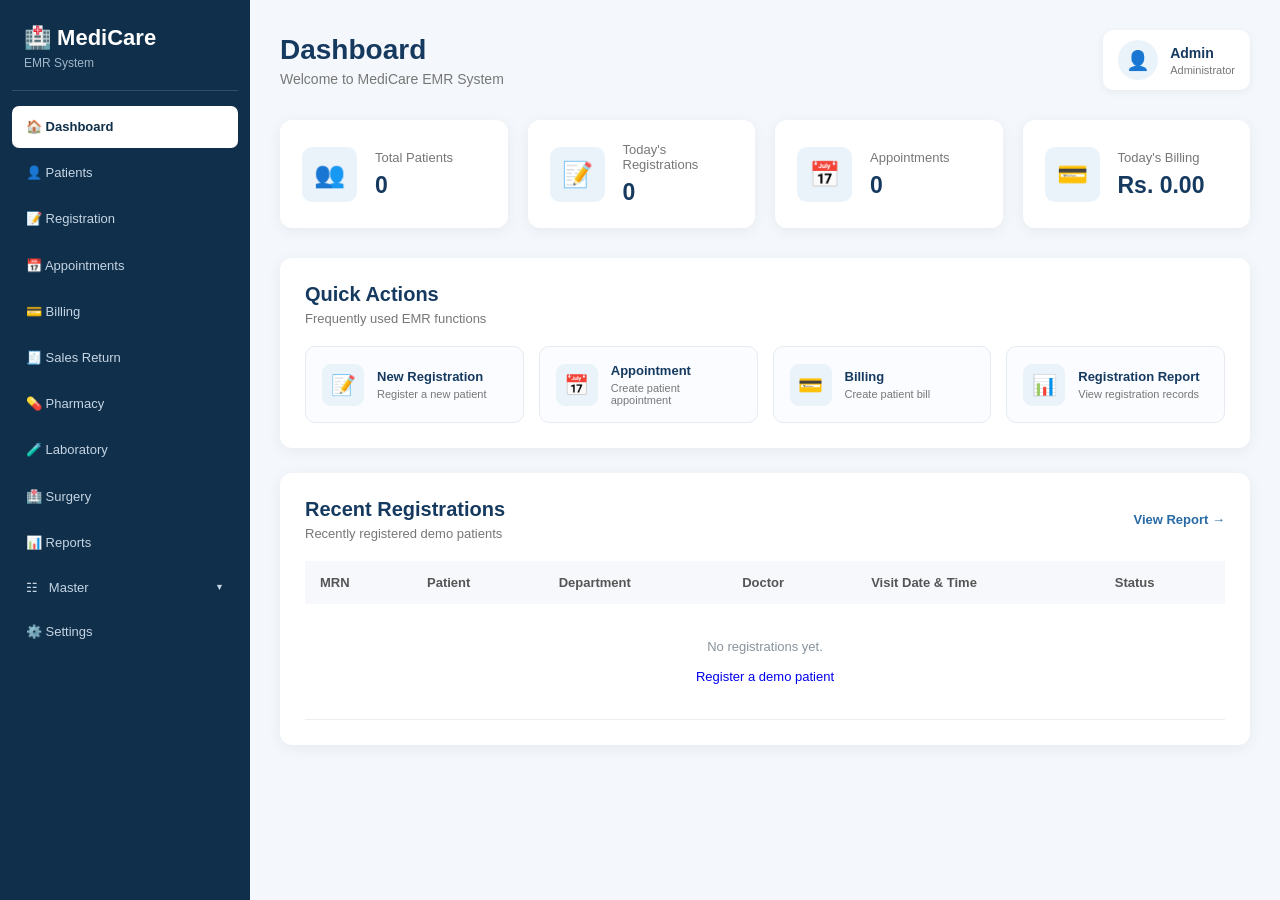
<file: index.html>
<!DOCTYPE html>
<html lang="en">

<head>
    <meta charset="UTF-8">
    <meta name="viewport" content="width=device-width, initial-scale=1.0">

    <title>MediCare EMR | Dashboard</title>

    <link rel="stylesheet" href="style.css">
</head>


<body>

<div class="dashboard">


    <!-- =====================================================
         SIDEBAR
    ====================================================== -->

    <aside class="sidebar">

        <div class="logo">
            <h2>🏥 MediCare</h2>
            <p>EMR System</p>
        </div>


        <nav>

            <!-- DASHBOARD -->

            <a href="index.html" class="active">
                🏠 Dashboard
            </a>


            <!-- PATIENTS -->

            <a href="patient.html">
                👤 Patients
            </a>


            <!-- REGISTRATION -->

            <a href="registration.html">
                📝 Registration
            </a>


            <!-- APPOINTMENTS -->

            <a href="appointment.html">
                📅 Appointments
            </a>


            <!-- BILLING -->

            <a href="billing.html">
                💳 Billing
            </a>


            <!-- SALES RETURN -->

            <a href="salesreturn.html">
                🧾 Sales Return
            </a>


            <!-- PHARMACY -->

            <a href="pharmacy.html">
                💊 Pharmacy
            </a>


            <!-- LABORATORY -->

            <a href="lab.html">
                🧪 Laboratory
            </a>


            <!-- SURGERY -->

            <a href="surgery.html">
                🏥 Surgery
            </a>


            <!-- REPORT -->

            <a href="report.html">
                📊 Reports
            </a>



            <!-- =================================================
                 MASTER
            ================================================== -->

            <button
                type="button"
                class="master-menu-button"
                id="masterMenuButton"
            >

                <span>
                    ☷ &nbsp; Master
                </span>

                <span class="master-arrow">
                    ▼
                </span>

            </button>



            <!-- =================================================
                 MASTER SUBMENU
            ================================================== -->

            <div
                class="master-submenu"
                id="masterSubmenu"
            >


                <!-- =================================================
                     ADDRESS
                ================================================== -->

                <button
                    type="button"
                    class="address-menu-button"
                    id="addressMenuButton"
                >

                    <span>
                        ○ &nbsp; Address
                    </span>

                    <span class="address-arrow">
                        ▼
                    </span>

                </button>


                <!-- ADDRESS SUBMENU -->

                <div
                    class="address-submenu"
                    id="addressSubmenu"
                >

                    <a href="master-country.html">
                        ○ Country
                    </a>

                    <a href="master-province.html">
                        ○ Province
                    </a>

                    <a href="master-district.html">
                        ○ District
                    </a>

                    <a href="master-municipal.html">
                        ○ Municipal
                    </a>

                    <a href="master-occupation.html">
                        ○ Occupation
                    </a>

                    <a href="master-religion.html">
                        ○ Religion
                    </a>

                    <a href="master-ethnic-group.html">
                        ○ Ethnic Group
                    </a>

                    <a href="master-identity-proof-type.html">
                        ○ Identity Proof Type
                    </a>

                    <a href="master-disability.html">
                        ○ Disability
                    </a>

                </div>



                <!-- =================================================
                     PATIENT
                ================================================== -->

                <a href="master-patient.html">
                    ○ Patient
                </a>



                <!-- =================================================
                     REGISTRATION / DOCTOR
                ================================================== -->

                <a href="master-department.html">
                    ○ Department / Specialty
                </a>


                <a href="master-doctor.html">
                    ○ Doctor
                </a>


                <a href="master-employee.html">
                    ○ Employee
                </a>


                <a href="master-appointment-schedule.html">
                    ○ Appointment Time Schedule
                </a>


                <a href="master-doctor-schedule.html">
                    ○ Doctor Schedule
                </a>


                <a href="master-doctor-day-off.html">
                    ○ Doctor's Day Off Schedule
                </a>


                <a href="master-donor.html">
                    ○ Donor
                </a>



                <!-- =================================================
                     REGISTRATION MASTER
                ================================================== -->

                <a href="master-appointment-category.html">
                    ○ Appointment Category
                </a>


                <a href="master-registration-type.html">
                    ○ Registration Type
                </a>


                <a href="master-user-registration-type.html">
                    ○ User Registration Type
                </a>


                <a href="master-user-care-type.html">
                    ○ User Care Type Map
                </a>


                <a href="master-registration-time.html">
                    ○ Registration Type Available Time
                </a>


                <a href="master-opd-time.html">
                    ○ OPD Unit Available Time
                </a>


                <a href="master-sub-specialty.html">
                    ○ Sub Specialty
                </a>


                <a href="master-opd-unit.html">
                    ○ Opd Unit
                </a>


                <a href="master-opd-quota.html">
                    ○ Opd Unit Quota
                </a>


                <a href="master-working-shift.html">
                    ○ Working Shift
                </a>


                <a href="master-glossary.html">
                    ○ Master Glossary
                </a>


                <a href="master-advice-group.html">
                    ○ Advice Group
                </a>


                <a href="master-investigation.html">
                    ○ Investigation
                </a>


                <a href="master-emr-priority.html">
                    ○ EMR Priority
                </a>


                <a href="master-patient-movement-state.html">
                    ○ Patient Movement State
                </a>


                <a href="master-patient-movement-station.html">
                    ○ Patient Movement Station
                </a>


                <a href="master-station-employee.html">
                    ○ Station Employee
                </a>


                <a href="master-unit-station.html">
                    ○ Unit Station
                </a>


                <a href="master-sub-speciality-station.html">
                    ○ Sub Speciality Station
                </a>


                <a href="master-reg-followup-type.html">
                    ○ Reg Followup Type
                </a>


                <a href="master-follow-up-setup.html">
                    ○ Follow Up Setup
                </a>



                <!-- =================================================
                     EMR / CODING MASTER
                ================================================== -->

                <a href="master-finding.html">
                    ○ Finding Master
                </a>


                <a href="master-emr-section.html">
                    ○ Emr Section
                </a>


                <a href="master-emr-module.html">
                    ○ Emr Module Master
                </a>


                <a href="master-user-emr-module-permission.html">
                    ○ User Emr Module Permission
                </a>


                <a href="master-user-emr-module.html">
                    ○ User Emr Module
                </a>


                <a href="master-diagnosis.html">
                    ○ Diagnosis
                </a>


                <a href="master-medicine.html">
                    ○ Medicine
                </a>


                <a href="master-medicine-template-paperless.html">
                    ○ Medicine Advice Templates (For Paperless)
                </a>


                <a href="master-medicine-template-coding.html">
                    ○ Medicine Advice Templates (For Coding)
                </a>


                <a href="master-treatment-plan-therapy.html">
                    ○ Treatment Plan Therapy
                </a>


                <a href="master-medical-management.html">
                    ○ Medical Management
                </a>



                <!-- =================================================
                     SURGERY / IPD MASTER
                ================================================== -->

                <a href="master-discharge-print-template.html">
                    ○ Discharge Print Template
                </a>


                <a href="master-ward.html">
                    ○ Ward
                </a>


                <a href="master-bed.html">
                    ○ Bed
                </a>


                <a href="master-surgery.html">
                    ○ Surgery
                </a>


                <a href="master-surgery-technique.html">
                    ○ Surgery Technique
                </a>


                <a href="master-surgery-iol.html">
                    ○ Surgery IOL
                </a>


                <a href="master-surgery-detail-item.html">
                    ○ Surgery Detail Item
                </a>


                <a href="master-implant-product-group-map.html">
                    ○ Implant Product Group Map
                </a>


                <a href="master-surgery-technique-iol-map.html">
                    ○ Surgery Technique IOL Map
                </a>


                <a href="master-surgery-detail-item-map.html">
                    ○ Surgery Detail Item Map
                </a>



                <!-- =================================================
                     TRANSFER / REFERRAL MASTER
                ================================================== -->

                <a href="master-patient-transfer-policy.html">
                    ○ Manage Patient Transfer Policy
                </a>


                <a href="master-referred-center-out.html">
                    ○ Referred Center (Out)
                </a>


                <a href="master-referred-out-onboarding.html">
                    ○ Referred Out Center On Boarding
                </a>


                <a href="master-referral-in-onboarding.html">
                    ○ Referral In Center On Boarding
                </a>


                <a href="master-referral-center-branch-map.html">
                    ○ Referral Center (In) Branch Map
                </a>



                <!-- =================================================
                     OTHER MASTER SETTINGS
                ================================================== -->

                <a href="master-procedure-note-template.html">
                    ○ Procedure Note Template
                </a>


                <a href="master-dashboard-widget-setting.html">
                    ○ Dashboard Widget Setting
                </a>


                <a href="master-telemedicine-configuration.html">
                    ○ Telemedicine Configuration
                </a>


            </div>



            <!-- =================================================
                 SETTINGS
            ================================================== -->

            <a href="setting.html">
                ⚙️ Settings
            </a>


        </nav>

    </aside>



    <!-- =====================================================
         MAIN CONTENT
    ====================================================== -->

    <main class="main-content">


        <!-- TOPBAR -->

        <div class="topbar">


            <div>

                <h1>
                    Dashboard
                </h1>

                <p>
                    Welcome to MediCare EMR System
                </p>

            </div>



            <div class="admin">

                <span>
                    👤
                </span>

                <div>

                    <strong>
                        Admin
                    </strong>

                    <p>
                        Administrator
                    </p>

                </div>

            </div>


        </div>



        <!-- =================================================
             DASHBOARD CARDS
        ================================================== -->

        <section class="cards">


            <!-- TOTAL PATIENTS -->

            <div class="card">

                <div class="card-icon">
                    👥
                </div>

                <div>

                    <p>
                        Total Patients
                    </p>

                    <h2 id="totalPatients">
                        0
                    </h2>

                </div>

            </div>



            <!-- TODAY REGISTRATION -->

            <div class="card">

                <div class="card-icon">
                    📝
                </div>

                <div>

                    <p>
                        Today's Registrations
                    </p>

                    <h2 id="todayRegistrations">
                        0
                    </h2>

                </div>

            </div>



            <!-- APPOINTMENTS -->

            <div class="card">

                <div class="card-icon">
                    📅
                </div>

                <div>

                    <p>
                        Appointments
                    </p>

                    <h2 id="totalAppointments">
                        0
                    </h2>

                </div>

            </div>



            <!-- BILLING -->

            <div class="card">

                <div class="card-icon">
                    💳
                </div>

                <div>

                    <p>
                        Today's Billing
                    </p>

                    <h2 id="todayBilling">
                        Rs. 0
                    </h2>

                </div>

            </div>


        </section>



        <!-- =================================================
             QUICK ACTIONS
        ================================================== -->

        <section class="appointments">


            <div class="section-header">

                <div>

                    <h2>
                        Quick Actions
                    </h2>

                    <p>
                        Frequently used EMR functions
                    </p>

                </div>

            </div>



            <div class="dashboard-quick-actions">


                <a
                    href="registration.html"
                    class="dashboard-action"
                >

                    <span>
                        📝
                    </span>

                    <div>

                        <strong>
                            New Registration
                        </strong>

                        <p>
                            Register a new patient
                        </p>

                    </div>

                </a>



                <a
                    href="appointment.html"
                    class="dashboard-action"
                >

                    <span>
                        📅
                    </span>

                    <div>

                        <strong>
                            Appointment
                        </strong>

                        <p>
                            Create patient appointment
                        </p>

                    </div>

                </a>



                <a
                    href="billing.html"
                    class="dashboard-action"
                >

                    <span>
                        💳
                    </span>

                    <div>

                        <strong>
                            Billing
                        </strong>

                        <p>
                            Create patient bill
                        </p>

                    </div>

                </a>



                <a
                    href="report.html"
                    class="dashboard-action"
                >

                    <span>
                        📊
                    </span>

                    <div>

                        <strong>
                            Registration Report
                        </strong>

                        <p>
                            View registration records
                        </p>

                    </div>

                </a>


            </div>

        </section>



        <!-- =================================================
             RECENT REGISTRATIONS
        ================================================== -->

        <section
            class="appointments"
            style="margin-top:25px;"
        >


            <div class="section-header">


                <div>

                    <h2>
                        Recent Registrations
                    </h2>

                    <p>
                        Recently registered demo patients
                    </p>

                </div>


                <a
                    href="report.html"
                    class="view-report-link"
                >
                    View Report →
                </a>


            </div>



            <div class="table-container">

                <table>


                    <thead>

                        <tr>

                            <th>
                                MRN
                            </th>

                            <th>
                                Patient
                            </th>

                            <th>
                                Department
                            </th>

                            <th>
                                Doctor
                            </th>

                            <th>
                                Visit Date & Time
                            </th>

                            <th>
                                Status
                            </th>

                        </tr>

                    </thead>



                    <tbody id="dashboardRecentRegistrations">


                        <tr id="dashboardNoRecords">

                            <td
                                colspan="6"
                                style="
                                    text-align:center;
                                    color:#89939e;
                                    padding:35px;
                                "
                            >

                                No registrations yet.

                                <br><br>

                                <a href="registration.html">
                                    Register a demo patient
                                </a>

                            </td>

                        </tr>


                    </tbody>


                </table>

            </div>


        </section>


    </main>


</div>



<!-- =========================================================
     JAVASCRIPT
========================================================= -->

<script src="script.js"></script>


</body>

</html>
</file>
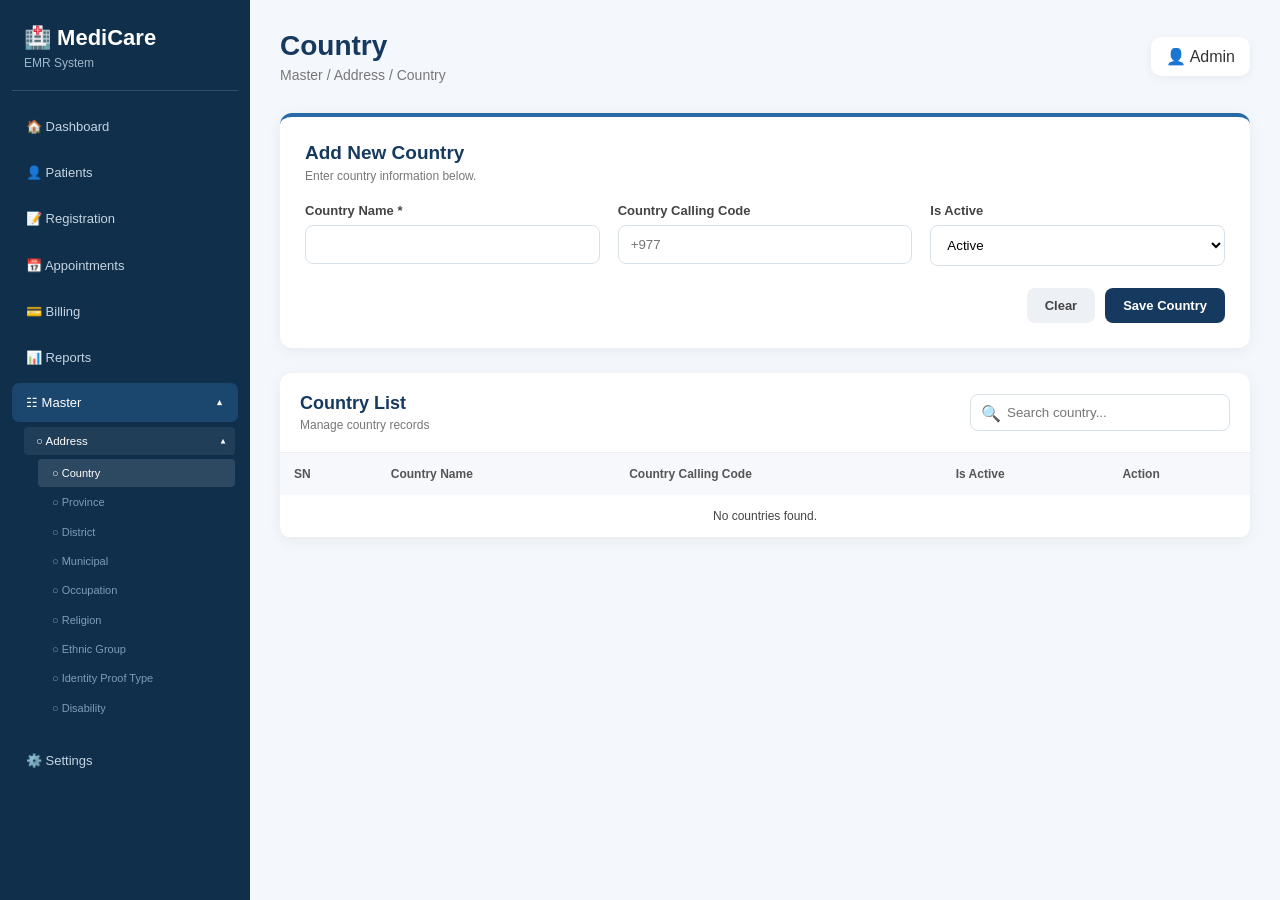
<file: master-country.html>
<!DOCTYPE html>
<html lang="en">
<head>
    <meta charset="UTF-8">
    <meta name="viewport" content="width=device-width, initial-scale=1.0">
    <title>Country Master | MediCare EMR</title>
    <link rel="stylesheet" href="style.css">
</head>
<body>

<div class="dashboard">

    <aside class="sidebar">
        <div class="logo">
            <h2>🏥 MediCare</h2>
            <p>EMR System</p>
        </div>

        <nav>
            <a href="index.html">🏠 Dashboard</a>
            <a href="patient.html">👤 Patients</a>
            <a href="registration.html">📝 Registration</a>
            <a href="appointment.html">📅 Appointments</a>
            <a href="billing.html">💳 Billing</a>
            <a href="report.html">📊 Reports</a>

            <button type="button" class="master-menu-button open"
                    id="masterMenuButton">
                <span>☷ Master</span>
                <span class="master-arrow">▼</span>
            </button>

            <div class="master-submenu show" id="masterSubmenu">

                <button type="button" class="address-menu-button open"
                        id="addressMenuButton">
                    <span>○ Address</span>
                    <span class="address-arrow">▼</span>
                </button>

                <div class="address-submenu show" id="addressSubmenu">
                    <a href="master-country.html" class="active">○ Country</a>
                    <a href="master-province.html">○ Province</a>
                    <a href="master-district.html">○ District</a>
                    <a href="master-municipal.html">○ Municipal</a>
                    <a href="master-occupation.html">○ Occupation</a>
                    <a href="master-religion.html">○ Religion</a>
                    <a href="master-ethnic-group.html">○ Ethnic Group</a>
                    <a href="master-identity-proof-type.html">○ Identity Proof Type</a>
                    <a href="master-disability.html">○ Disability</a>
                </div>

            </div>

            <a href="setting.html">⚙️ Settings</a>
        </nav>
    </aside>

    <main class="main-content">

        <div class="topbar">
            <div>
                <h1>Country</h1>
                <p>Master / Address / Country</p>
            </div>
            <div class="admin">👤 Admin</div>
        </div>

        <section class="master-form-card">
            <h2>Add New Country</h2>
            <p>Enter country information below.</p>

            <form id="countryForm">
                <div class="master-form-grid">

                    <div class="master-form-group">
                        <label for="countryName">Country Name *</label>
                        <input type="text" id="countryName" required>
                    </div>

                    <div class="master-form-group">
                        <label for="countryCode">Country Calling Code</label>
                        <input type="text" id="countryCode" placeholder="+977">
                    </div>

                    <div class="master-form-group">
                        <label for="countryStatus">Is Active</label>
                        <select id="countryStatus">
                            <option value="Active">Active</option>
                            <option value="Inactive">Inactive</option>
                        </select>
                    </div>

                </div>

                <div class="master-actions">
                    <button type="reset" class="master-btn master-clear-btn">
                        Clear
                    </button>
                    <button type="submit" class="master-btn master-save-btn">
                        Save Country
                    </button>
                </div>
            </form>
        </section>

        <section class="master-list-card">

            <div class="master-list-header">
                <div>
                    <h2>Country List</h2>
                    <p>Manage country records</p>
                </div>

                <div class="master-search">
                    <span>🔍</span>
                    <input type="search" id="countrySearch"
                           placeholder="Search country...">
                </div>
            </div>

            <div class="master-table-wrapper">
                <table class="master-table">
                    <thead>
                        <tr>
                            <th>SN</th>
                            <th>Country Name</th>
                            <th>Country Calling Code</th>
                            <th>Is Active</th>
                            <th>Action</th>
                        </tr>
                    </thead>
                    <tbody id="countryTableBody"></tbody>
                </table>
            </div>

        </section>

    </main>
</div>

<script src="script.js"></script>

<script>
(function () {
    const form = document.getElementById("countryForm");
    const tbody = document.getElementById("countryTableBody");
    const search = document.getElementById("countrySearch");
    const nameInput = document.getElementById("countryName");
    const codeInput = document.getElementById("countryCode");
    const statusInput = document.getElementById("countryStatus");

    const storageKey = "emrCountries";
    let countries = [];

    try {
        const saved = JSON.parse(localStorage.getItem(storageKey));
        countries = Array.isArray(saved) ? saved : [];
    } catch (error) {
        countries = [];
    }

    let editingId = null;

    function save() {
        localStorage.setItem(storageKey, JSON.stringify(countries));
    }

    function render() {
        tbody.replaceChildren();
        const keyword = search.value.trim().toLowerCase();

        const filtered = countries.filter(country =>
            country.name.toLowerCase().includes(keyword) ||
            country.code.toLowerCase().includes(keyword)
        );

        filtered.forEach((country, index) => {
            const row = document.createElement("tr");

            function cell(value) {
                const td = document.createElement("td");
                td.textContent = value;
                row.appendChild(td);
                return td;
            }

            cell(index + 1);
            cell(country.name);
            cell(country.code);

            const statusCell = cell(country.status);
            statusCell.className =
                country.status === "Active"
                    ? "active-badge"
                    : "inactive-badge";

            const actionCell = document.createElement("td");
            const editButton = document.createElement("button");
            editButton.type = "button";
            editButton.textContent = "Edit";
            editButton.className = "edit-btn";

            editButton.addEventListener("click", () => {
                editingId = country.id;
                nameInput.value = country.name;
                codeInput.value = country.code;
                statusInput.value = country.status;
                nameInput.focus();
            });

            actionCell.appendChild(editButton);
            row.appendChild(actionCell);
            tbody.appendChild(row);
        });

        if (filtered.length === 0) {
            const row = document.createElement("tr");
            const td = document.createElement("td");
            td.colSpan = 5;
            td.textContent = "No countries found.";
            td.style.textAlign = "center";
            row.appendChild(td);
            tbody.appendChild(row);
        }
    }

    form.addEventListener("submit", function (event) {
        event.preventDefault();

        const name = nameInput.value.trim();
        const code = codeInput.value.trim();
        const status = statusInput.value;

        if (!name) return;

        if (editingId !== null) {
            const country = countries.find(item => item.id === editingId);
            if (country) {
                country.name = name;
                country.code = code;
                country.status = status;
            }
        } else {
            countries.push({
                id: crypto.randomUUID(),
                name,
                code,
                status
            });
        }

        save();
        form.reset();
        editingId = null;
        render();
    });

    form.addEventListener("reset", () => {
        editingId = null;
    });

    search.addEventListener("input", render);

    render();
})();
</script>

</body>
</html>
</file>
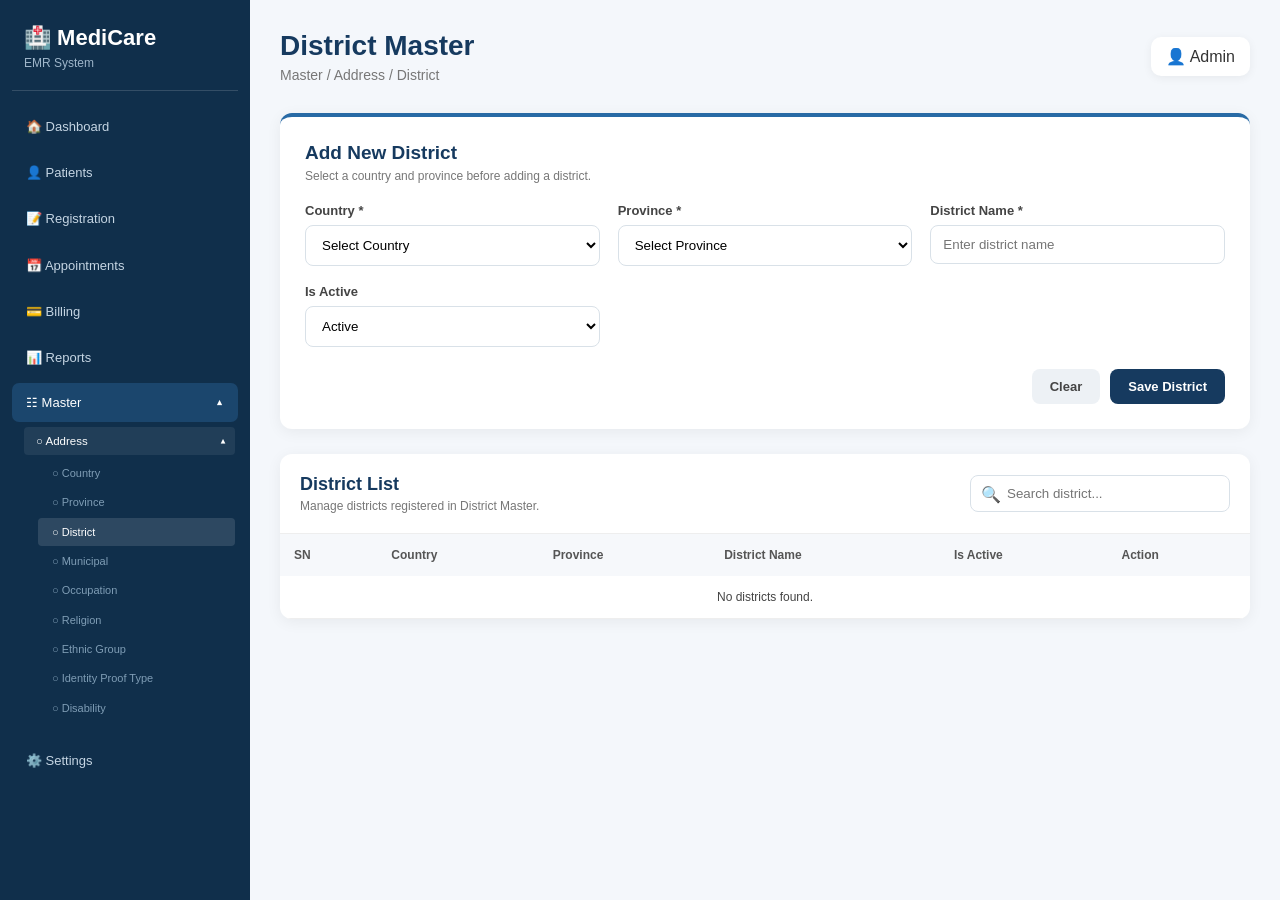
<file: master-district.html>
<!DOCTYPE html>
<html lang="en">
<head>
    <meta charset="UTF-8">
    <meta name="viewport" content="width=device-width, initial-scale=1.0">
    <title>District Master | MediCare EMR</title>
    <link rel="stylesheet" href="style.css">
</head>
<body>

<div class="dashboard">

    <aside class="sidebar">
        <div class="logo">
            <h2>🏥 MediCare</h2>
            <p>EMR System</p>
        </div>

        <nav>
            <a href="index.html">🏠 Dashboard</a>
            <a href="patient.html">👤 Patients</a>
            <a href="registration.html">📝 Registration</a>
            <a href="appointment.html">📅 Appointments</a>
            <a href="billing.html">💳 Billing</a>
            <a href="report.html">📊 Reports</a>

            <button type="button" class="master-menu-button open"
                    id="masterMenuButton">
                <span>☷ Master</span>
                <span class="master-arrow">▼</span>
            </button>

            <div class="master-submenu show" id="masterSubmenu">

                <button type="button" class="address-menu-button open"
                        id="addressMenuButton">
                    <span>○ Address</span>
                    <span class="address-arrow">▼</span>
                </button>

                <div class="address-submenu show" id="addressSubmenu">
                    <a href="master-country.html">○ Country</a>
                    <a href="master-province.html">○ Province</a>
                    <a href="master-district.html" class="active">○ District</a>
                    <a href="master-municipal.html">○ Municipal</a>
                    <a href="master-occupation.html">○ Occupation</a>
                    <a href="master-religion.html">○ Religion</a>
                    <a href="master-ethnic-group.html">○ Ethnic Group</a>
                    <a href="master-identity-proof-type.html">○ Identity Proof Type</a>
                    <a href="master-disability.html">○ Disability</a>
                </div>
            </div>

            <a href="setting.html">⚙️ Settings</a>
        </nav>
    </aside>

    <main class="main-content">

        <div class="topbar">
            <div>
                <h1>District Master</h1>
                <p>Master / Address / District</p>
            </div>
            <div class="admin">👤 Admin</div>
        </div>

        <section class="master-form-card">
            <h2 id="districtFormTitle">Add New District</h2>
            <p>Select a country and province before adding a district.</p>

            <form id="districtForm">
                <div class="master-form-grid">

                    <div class="master-form-group">
                        <label for="districtCountry">Country *</label>
                        <select id="districtCountry" required>
                            <option value="">Select Country</option>
                        </select>
                    </div>

                    <div class="master-form-group">
                        <label for="districtProvince">Province *</label>
                        <select id="districtProvince" required>
                            <option value="">Select Province</option>
                        </select>
                    </div>

                    <div class="master-form-group">
                        <label for="districtName">District Name *</label>
                        <input type="text" id="districtName"
                               placeholder="Enter district name" required>
                    </div>

                    <div class="master-form-group">
                        <label for="districtStatus">Is Active</label>
                        <select id="districtStatus">
                            <option value="Active">Active</option>
                            <option value="Inactive">Inactive</option>
                        </select>
                    </div>

                </div>

                <div class="master-actions">
                    <button type="button" id="clearDistrictBtn"
                            class="master-btn master-clear-btn">
                        Clear
                    </button>

                    <button type="submit" id="saveDistrictBtn"
                            class="master-btn master-save-btn">
                        Save District
                    </button>
                </div>
            </form>
        </section>

        <section class="master-list-card">
            <div class="master-list-header">
                <div>
                    <h2>District List</h2>
                    <p>Manage districts registered in District Master.</p>
                </div>

                <div class="master-search">
                    <span>🔍</span>
                    <input type="search" id="districtSearch"
                           placeholder="Search district...">
                </div>
            </div>

            <div class="master-table-wrapper">
                <table class="master-table">
                    <thead>
                        <tr>
                            <th>SN</th>
                            <th>Country</th>
                            <th>Province</th>
                            <th>District Name</th>
                            <th>Is Active</th>
                            <th>Action</th>
                        </tr>
                    </thead>
                    <tbody id="districtTableBody"></tbody>
                </table>
            </div>
        </section>

    </main>
</div>

<script src="script.js"></script>

<script>
document.addEventListener("DOMContentLoaded", function () {

    const countrySelect = document.getElementById("districtCountry");
    const provinceSelect = document.getElementById("districtProvince");
    const nameInput = document.getElementById("districtName");
    const statusSelect = document.getElementById("districtStatus");
    const form = document.getElementById("districtForm");
    const searchInput = document.getElementById("districtSearch");
    const tableBody = document.getElementById("districtTableBody");
    const clearButton = document.getElementById("clearDistrictBtn");
    const saveButton = document.getElementById("saveDistrictBtn");
    const formTitle = document.getElementById("districtFormTitle");

    const storageKey = "emrDistricts";
    let editingId = null;

    function readData(key) {
        try {
            const data = JSON.parse(localStorage.getItem(key) || "[]");
            return Array.isArray(data) ? data : [];
        } catch (error) {
            console.error("Error reading " + key, error);
            return [];
        }
    }

    let districts = readData(storageKey);

    function addOption(select, label, value) {
        select.add(new Option(label, value));
    }

    function loadCountries() {
        const previous = countrySelect.value;
        countrySelect.replaceChildren();
        addOption(countrySelect, "Select Country", "");

        readData("emrCountries")
            .filter(item => item.status === "Active")
            .forEach(item => addOption(countrySelect, item.name, item.name));

        if ([...countrySelect.options].some(o => o.value === previous)) {
            countrySelect.value = previous;
        }

        loadProvinces();
    }

    function loadProvinces() {
        const previous = provinceSelect.value;
        provinceSelect.replaceChildren();
        addOption(provinceSelect, "Select Province", "");

        const selectedCountry = countrySelect.value.trim().toLowerCase();

        readData("emrProvinces")
            .filter(item =>
                item.status === "Active" &&
                String(item.country).trim().toLowerCase() === selectedCountry
            )
            .forEach(item => addOption(provinceSelect, item.name, item.name));

        if ([...provinceSelect.options].some(o => o.value === previous)) {
            provinceSelect.value = previous;
        }
    }

    function saveDistricts() {
        localStorage.setItem(storageKey, JSON.stringify(districts));
    }

    function resetForm() {
        form.reset();
        editingId = null;
        formTitle.textContent = "Add New District";
        saveButton.textContent = "Save District";
        loadCountries();
    }

    function addCell(row, value) {
        const cell = document.createElement("td");
        cell.textContent = value;
        row.appendChild(cell);
        return cell;
    }

    function renderDistricts() {
        const keyword = searchInput.value.trim().toLowerCase();

        const filtered = districts.filter(item =>
            String(item.country).toLowerCase().includes(keyword) ||
            String(item.province).toLowerCase().includes(keyword) ||
            String(item.name).toLowerCase().includes(keyword)
        );

        tableBody.replaceChildren();

        if (!filtered.length) {
            const row = document.createElement("tr");
            const cell = addCell(row, "No districts found.");
            cell.colSpan = 6;
            cell.style.textAlign = "center";
            tableBody.appendChild(row);
            return;
        }

        filtered.forEach((district, index) => {
            const row = document.createElement("tr");

            addCell(row, index + 1);
            addCell(row, district.country);
            addCell(row, district.province);
            addCell(row, district.name);

            const statusCell = addCell(row, district.status);
            statusCell.style.fontWeight = "bold";
            statusCell.style.color =
                district.status === "Active" ? "#176b4d" : "#a12a2a";

            const actionCell = document.createElement("td");
            const editButton = document.createElement("button");
            editButton.type = "button";
            editButton.className = "edit-btn";
            editButton.textContent = "Edit";

            editButton.addEventListener("click", function () {
                editingId = district.id;

                loadCountries();
                countrySelect.value = district.country;
                loadProvinces();
                provinceSelect.value = district.province;
                nameInput.value = district.name;
                statusSelect.value = district.status;

                formTitle.textContent = "Edit District";
                saveButton.textContent = "Update District";

                nameInput.focus();
                window.scrollTo({ top: 0, behavior: "smooth" });
            });

            actionCell.appendChild(editButton);
            row.appendChild(actionCell);
            tableBody.appendChild(row);
        });
    }

    countrySelect.addEventListener("change", loadProvinces);

    form.addEventListener("submit", function (event) {
        event.preventDefault();

        const country = countrySelect.value;
        const province = provinceSelect.value;
        const name = nameInput.value.trim();
        const status = statusSelect.value;

        if (!country || !province || !name) {
            alert("Please fill in Country, Province and District.");
            return;
        }

        const duplicate = districts.some(item =>
            item.country.toLowerCase() === country.toLowerCase() &&
            item.province.toLowerCase() === province.toLowerCase() &&
            item.name.toLowerCase() === name.toLowerCase() &&
            item.id !== editingId
        );

        if (duplicate) {
            alert("This district already exists under that province.");
            return;
        }

        if (editingId !== null) {
            const existing = districts.find(item => item.id === editingId);

            if (existing) {
                existing.country = country;
                existing.province = province;
                existing.name = name;
                existing.status = status;
            }
        } else {
            districts.push({
                id: crypto.randomUUID(),
                country,
                province,
                name,
                status
            });
        }

        saveDistricts();
        resetForm();
        renderDistricts();

        alert("District saved successfully.");
    });

    clearButton.addEventListener("click", resetForm);
    searchInput.addEventListener("input", renderDistricts);

    window.addEventListener("storage", function (event) {
        if (event.key === "emrCountries" ||
            event.key === "emrProvinces") {
            loadCountries();
        }

        if (event.key === storageKey) {
            districts = readData(storageKey);
            renderDistricts();
        }
    });

    loadCountries();
    renderDistricts();
});
</script>

</body>
</html>
</file>
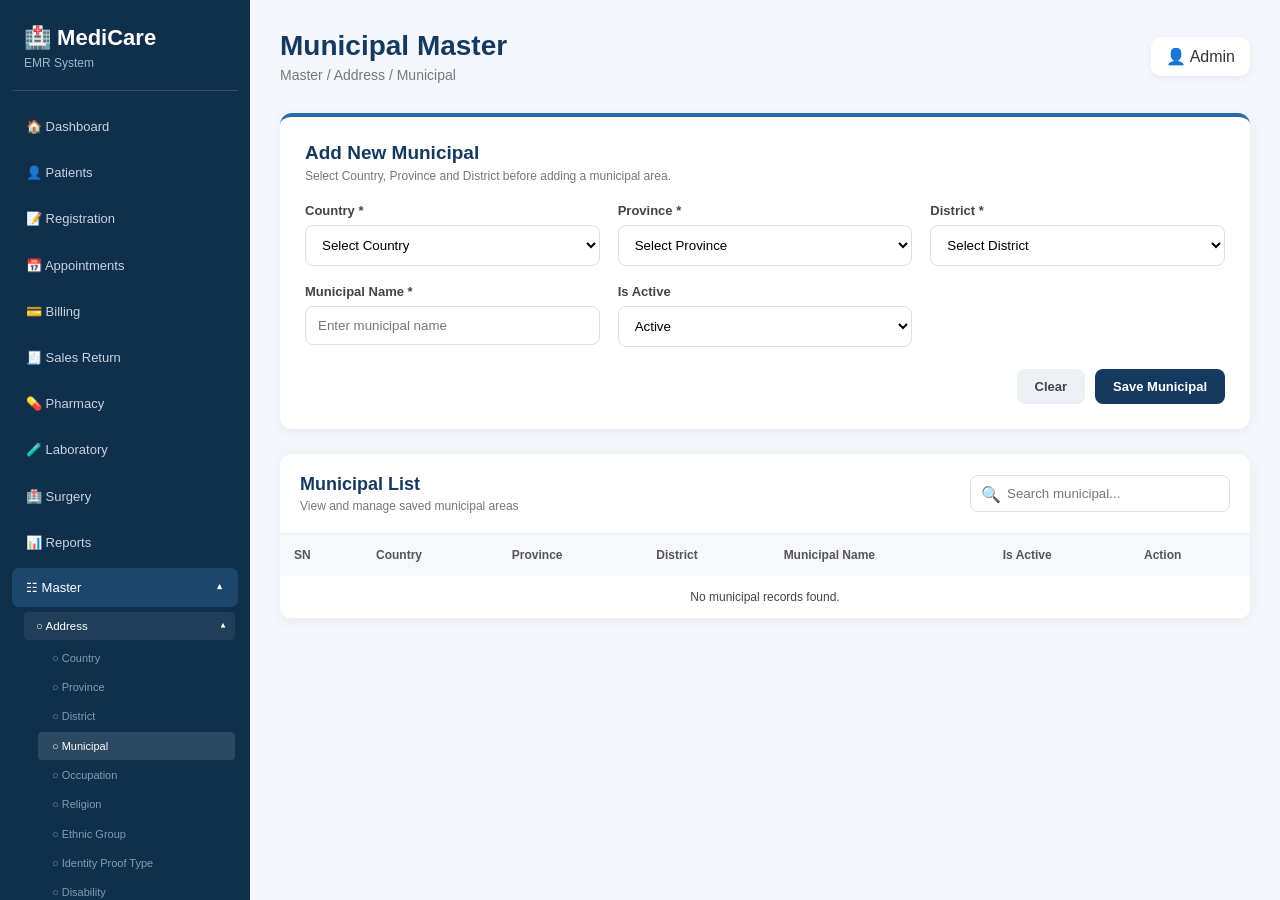
<file: master-municipal.html>
<!DOCTYPE html>
<html lang="en">
<head>
<meta charset="UTF-8">
<meta name="viewport" content="width=device-width, initial-scale=1.0">
<title>Municipal Master | MediCare EMR</title>
<link rel="stylesheet" href="style.css">
</head>
<body>

<div class="dashboard">

<aside class="sidebar">
    <div class="logo">
        <h2>🏥 MediCare</h2>
        <p>EMR System</p>
    </div>

    <nav>
        <a href="index.html">🏠 Dashboard</a>
        <a href="patient.html">👤 Patients</a>
        <a href="registration.html">📝 Registration</a>
        <a href="appointment.html">📅 Appointments</a>
        <a href="billing.html">💳 Billing</a>
        <a href="salesreturn.html">🧾 Sales Return</a>
        <a href="pharmacy.html">💊 Pharmacy</a>
        <a href="lab.html">🧪 Laboratory</a>
        <a href="surgery.html">🏥 Surgery</a>
        <a href="report.html">📊 Reports</a>

        <button type="button" class="master-menu-button open"
                id="masterMenuButton">
            <span>☷ Master</span>
            <span class="master-arrow">▼</span>
        </button>

        <div class="master-submenu show" id="masterSubmenu">
            <button type="button" class="address-menu-button open"
                    id="addressMenuButton">
                <span>○ Address</span>
                <span class="address-arrow">▼</span>
            </button>

            <div class="address-submenu show" id="addressSubmenu">
                <a href="master-country.html">○ Country</a>
                <a href="master-province.html">○ Province</a>
                <a href="master-district.html">○ District</a>
                <a href="master-municipal.html" class="active">○ Municipal</a>
                <a href="master-occupation.html">○ Occupation</a>
                <a href="master-religion.html">○ Religion</a>
                <a href="master-ethnic-group.html">○ Ethnic Group</a>
                <a href="master-identity-proof-type.html">○ Identity Proof Type</a>
                <a href="master-disability.html">○ Disability</a>
            </div>
        </div>

        <a href="setting.html">⚙️ Settings</a>
    </nav>
</aside>

<main class="main-content">

    <div class="topbar">
        <div>
            <h1>Municipal Master</h1>
            <p>Master / Address / Municipal</p>
        </div>
        <div class="admin">👤 Admin</div>
    </div>

    <section class="master-form-card">
        <h2 id="municipalFormTitle">Add New Municipal</h2>
        <p>Select Country, Province and District before adding a municipal area.</p>

        <form id="municipalForm">
            <div class="master-form-grid">

                <div class="master-form-group">
                    <label for="municipalCountry">Country *</label>
                    <select id="municipalCountry" required>
                        <option value="">Select Country</option>
                    </select>
                </div>

                <div class="master-form-group">
                    <label for="municipalProvince">Province *</label>
                    <select id="municipalProvince" required>
                        <option value="">Select Province</option>
                    </select>
                </div>

                <div class="master-form-group">
                    <label for="municipalDistrict">District *</label>
                    <select id="municipalDistrict" required>
                        <option value="">Select District</option>
                    </select>
                </div>

                <div class="master-form-group">
                    <label for="municipalName">Municipal Name *</label>
                    <input type="text" id="municipalName"
                           placeholder="Enter municipal name" required>
                </div>

                <div class="master-form-group">
                    <label for="municipalStatus">Is Active</label>
                    <select id="municipalStatus">
                        <option value="Active">Active</option>
                        <option value="Inactive">Inactive</option>
                    </select>
                </div>

            </div>

            <div class="master-actions">
                <button type="button" id="clearMunicipalBtn"
                        class="master-btn master-clear-btn">
                    Clear
                </button>

                <button type="submit" id="saveMunicipalBtn"
                        class="master-btn master-save-btn">
                    Save Municipal
                </button>
            </div>
        </form>
    </section>

    <section class="master-list-card">
        <div class="master-list-header">
            <div>
                <h2>Municipal List</h2>
                <p>View and manage saved municipal areas</p>
            </div>

            <div class="master-search">
                <span>🔍</span>
                <input type="search" id="municipalSearch"
                       placeholder="Search municipal...">
            </div>
        </div>

        <div class="master-table-wrapper">
            <table class="master-table">
                <thead>
                    <tr>
                        <th>SN</th>
                        <th>Country</th>
                        <th>Province</th>
                        <th>District</th>
                        <th>Municipal Name</th>
                        <th>Is Active</th>
                        <th>Action</th>
                    </tr>
                </thead>
                <tbody id="municipalTableBody"></tbody>
            </table>
        </div>
    </section>

</main>
</div>

<script src="script.js"></script>

<script>
document.addEventListener("DOMContentLoaded", function () {

    const country = document.getElementById("municipalCountry");
    const province = document.getElementById("municipalProvince");
    const district = document.getElementById("municipalDistrict");
    const nameInput = document.getElementById("municipalName");
    const statusInput = document.getElementById("municipalStatus");
    const form = document.getElementById("municipalForm");
    const search = document.getElementById("municipalSearch");
    const tableBody = document.getElementById("municipalTableBody");
    const clearBtn = document.getElementById("clearMunicipalBtn");
    const saveBtn = document.getElementById("saveMunicipalBtn");
    const formTitle = document.getElementById("municipalFormTitle");

    let editingId = null;

    function readData(key) {
        try {
            const data = JSON.parse(localStorage.getItem(key) || "[]");
            return Array.isArray(data) ? data : [];
        } catch (error) {
            console.error("Storage error:", error);
            return [];
        }
    }

    let municipalities = readData("emrMunicipals");

    function normalize(value) {
        return String(value || "").trim().toLowerCase();
    }

    function fillOptions(select, placeholder, records, previous = "") {
        select.replaceChildren();
        select.add(new Option(placeholder, ""));

        records.forEach(function (item) {
            const name = String(item.name || "").trim();
            if (name) select.add(new Option(name, name));
        });

        const match = [...select.options].find(
            option => normalize(option.value) === normalize(previous)
        );

        if (match) select.value = match.value;
    }

    function loadCountries() {
        const previous = country.value;

        fillOptions(
            country,
            "Select Country",
            readData("emrCountries").filter(
                item => normalize(item.status) === "active"
            ),
            previous
        );

        loadProvinces();
    }

    function loadProvinces() {
        const previous = province.value;

        fillOptions(
            province,
            "Select Province",
            readData("emrProvinces").filter(item =>
                normalize(item.status) === "active" &&
                normalize(item.country) === normalize(country.value)
            ),
            previous
        );

        loadDistricts();
    }

    function loadDistricts() {
        const previous = district.value;

        fillOptions(
            district,
            "Select District",
            readData("emrDistricts").filter(item =>
                normalize(item.status) === "active" &&
                normalize(item.country) === normalize(country.value) &&
                normalize(item.province) === normalize(province.value)
            ),
            previous
        );
    }

    function saveMunicipals() {
        localStorage.setItem(
            "emrMunicipals",
            JSON.stringify(municipalities)
        );
    }

    function resetForm() {
        form.reset();
        editingId = null;
        formTitle.textContent = "Add New Municipal";
        saveBtn.textContent = "Save Municipal";
        loadCountries();
    }

    function addCell(row, value) {
        const cell = document.createElement("td");
        cell.textContent = value;
        row.appendChild(cell);
        return cell;
    }

    function renderTable() {
        const keyword = normalize(search.value);

        const filtered = municipalities.filter(item =>
            normalize(item.country).includes(keyword) ||
            normalize(item.province).includes(keyword) ||
            normalize(item.district).includes(keyword) ||
            normalize(item.name).includes(keyword)
        );

        tableBody.replaceChildren();

        if (filtered.length === 0) {
            const row = document.createElement("tr");
            const cell = addCell(row, "No municipal records found.");
            cell.colSpan = 7;
            cell.style.textAlign = "center";
            tableBody.appendChild(row);
            return;
        }

        filtered.forEach(function (item, index) {
            const row = document.createElement("tr");

            addCell(row, index + 1);
            addCell(row, item.country);
            addCell(row, item.province);
            addCell(row, item.district);
            addCell(row, item.name);
            addCell(row, item.status);

            const actionCell = document.createElement("td");
            const editBtn = document.createElement("button");
            editBtn.type = "button";
            editBtn.className = "edit-btn";
            editBtn.textContent = "Edit";

            editBtn.addEventListener("click", function () {
                editingId = item.id;

                loadCountries();
                country.value = item.country;
                loadProvinces();
                province.value = item.province;
                loadDistricts();
                district.value = item.district;

                nameInput.value = item.name;
                statusInput.value = item.status;

                formTitle.textContent = "Edit Municipal";
                saveBtn.textContent = "Update Municipal";

                nameInput.focus();
                window.scrollTo({ top: 0, behavior: "smooth" });
            });

            actionCell.appendChild(editBtn);
            row.appendChild(actionCell);
            tableBody.appendChild(row);
        });
    }

    country.addEventListener("change", loadProvinces);
    province.addEventListener("change", loadDistricts);

    form.addEventListener("submit", function (event) {
        event.preventDefault();

        const record = {
            country: country.value,
            province: province.value,
            district: district.value,
            name: nameInput.value.trim(),
            status: statusInput.value
        };

        if (!record.country || !record.province ||
            !record.district || !record.name) {
            alert("Please complete all required fields.");
            return;
        }

        const duplicate = municipalities.some(item =>
            normalize(item.country) === normalize(record.country) &&
            normalize(item.province) === normalize(record.province) &&
            normalize(item.district) === normalize(record.district) &&
            normalize(item.name) === normalize(record.name) &&
            item.id !== editingId
        );

        if (duplicate) {
            alert("This municipal record already exists.");
            return;
        }

        if (editingId !== null) {
            const existing = municipalities.find(
                item => item.id === editingId
            );

            if (existing) Object.assign(existing, record);
        } else {
            municipalities.push({
                id: crypto.randomUUID(),
                ...record
            });
        }

        saveMunicipals();
        resetForm();
        renderTable();

        alert("Municipal saved successfully.");
    });

    clearBtn.addEventListener("click", resetForm);
    search.addEventListener("input", renderTable);

    window.addEventListener("storage", function (event) {
        if (["emrCountries", "emrProvinces", "emrDistricts"]
            .includes(event.key)) {
            loadCountries();
        }

        if (event.key === "emrMunicipals") {
            municipalities = readData("emrMunicipals");
            renderTable();
        }
    });

    loadCountries();
    renderTable();
});
</script>

</body>
</html>
</file>
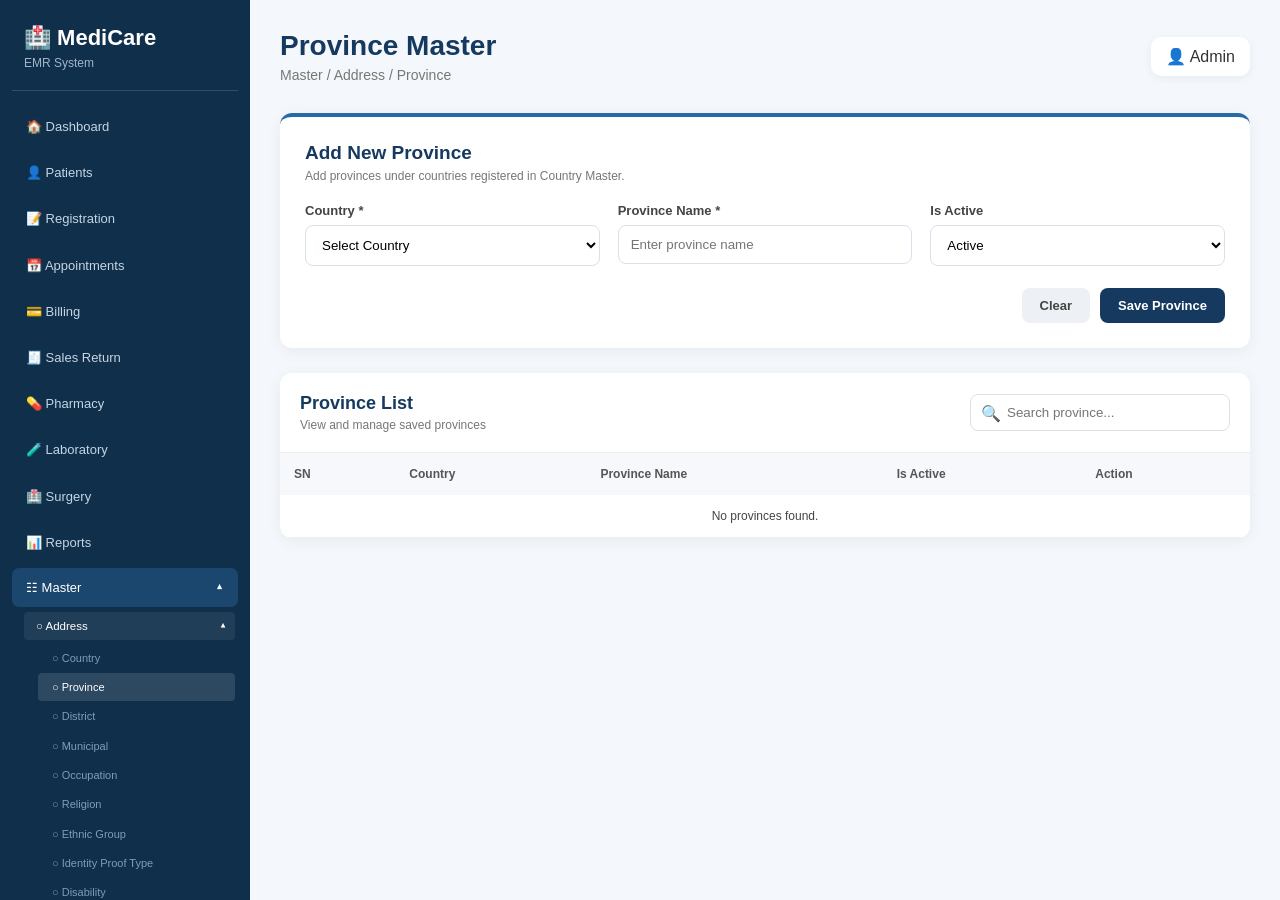
<file: master-province.html>
<!DOCTYPE html>
<html lang="en">
<head>
    <meta charset="UTF-8">
    <meta name="viewport" content="width=device-width, initial-scale=1.0">
    <title>Province Master | MediCare EMR</title>
    <link rel="stylesheet" href="style.css">
</head>

<body>
<div class="dashboard">

    <!-- SIDEBAR -->
    <aside class="sidebar">
        <div class="logo">
            <h2>🏥 MediCare</h2>
            <p>EMR System</p>
        </div>

        <nav>
            <a href="index.html">🏠 Dashboard</a>
            <a href="patient.html">👤 Patients</a>
            <a href="registration.html">📝 Registration</a>
            <a href="appointment.html">📅 Appointments</a>
            <a href="billing.html">💳 Billing</a>
            <a href="salesreturn.html">🧾 Sales Return</a>
            <a href="pharmacy.html">💊 Pharmacy</a>
            <a href="lab.html">🧪 Laboratory</a>
            <a href="surgery.html">🏥 Surgery</a>
            <a href="report.html">📊 Reports</a>

            <button type="button"
                    class="master-menu-button open"
                    id="masterMenuButton">
                <span>☷ Master</span>
                <span class="master-arrow">▼</span>
            </button>

            <div class="master-submenu show" id="masterSubmenu">

                <button type="button"
                        class="address-menu-button open"
                        id="addressMenuButton">
                    <span>○ Address</span>
                    <span class="address-arrow">▼</span>
                </button>

                <div class="address-submenu show" id="addressSubmenu">
                    <a href="master-country.html">○ Country</a>
                    <a href="master-province.html" class="active">○ Province</a>
                    <a href="master-district.html">○ District</a>
                    <a href="master-municipal.html">○ Municipal</a>
                    <a href="master-occupation.html">○ Occupation</a>
                    <a href="master-religion.html">○ Religion</a>
                    <a href="master-ethnic-group.html">○ Ethnic Group</a>
                    <a href="master-identity-proof-type.html">○ Identity Proof Type</a>
                    <a href="master-disability.html">○ Disability</a>
                </div>

            </div>

            <a href="setting.html">⚙️ Settings</a>
        </nav>
    </aside>

    <!-- MAIN CONTENT -->
    <main class="main-content">

        <div class="topbar">
            <div>
                <h1>Province Master</h1>
                <p>Master / Address / Province</p>
            </div>

            <div class="admin">
                👤 Admin
            </div>
        </div>

        <!-- ADD PROVINCE -->
        <section class="master-form-card">
            <h2 id="formTitle">Add New Province</h2>
            <p>Add provinces under countries registered in Country Master.</p>

            <form id="provinceForm">
                <div class="master-form-grid">

                    <div class="master-form-group">
                        <label for="provinceCountry">Country *</label>
                        <select id="provinceCountry" required>
                            <option value="">Select Country</option>
                        </select>
                    </div>

                    <div class="master-form-group">
                        <label for="provinceName">Province Name *</label>
                        <input type="text"
                               id="provinceName"
                               placeholder="Enter province name"
                               required>
                    </div>

                    <div class="master-form-group">
                        <label for="provinceStatus">Is Active</label>
                        <select id="provinceStatus">
                            <option value="Active">Active</option>
                            <option value="Inactive">Inactive</option>
                        </select>
                    </div>

                </div>

                <div class="master-actions">
                    <button type="button"
                            class="master-btn master-clear-btn"
                            id="clearProvinceBtn">
                        Clear
                    </button>

                    <button type="submit"
                            class="master-btn master-save-btn"
                            id="saveProvinceBtn">
                        Save Province
                    </button>
                </div>
            </form>
        </section>

        <!-- PROVINCE LIST -->
        <section class="master-list-card">

            <div class="master-list-header">
                <div>
                    <h2>Province List</h2>
                    <p>View and manage saved provinces</p>
                </div>

                <div class="master-search">
                    <span>🔍</span>
                    <input type="search"
                           id="provinceSearch"
                           placeholder="Search province...">
                </div>
            </div>

            <div class="master-table-wrapper">
                <table class="master-table">
                    <thead>
                        <tr>
                            <th>SN</th>
                            <th>Country</th>
                            <th>Province Name</th>
                            <th>Is Active</th>
                            <th>Action</th>
                        </tr>
                    </thead>

                    <tbody id="provinceTableBody"></tbody>
                </table>
            </div>

        </section>

    </main>
</div>

<!-- SHARED JAVASCRIPT -->
<script src="script.js"></script>

<!-- PROVINCE JAVASCRIPT -->
<script>
document.addEventListener("DOMContentLoaded", function () {

    const form = document.getElementById("provinceForm");
    const countrySelect = document.getElementById("provinceCountry");
    const nameInput = document.getElementById("provinceName");
    const statusInput = document.getElementById("provinceStatus");
    const searchInput = document.getElementById("provinceSearch");
    const tableBody = document.getElementById("provinceTableBody");
    const clearButton = document.getElementById("clearProvinceBtn");
    const saveButton = document.getElementById("saveProvinceBtn");
    const formTitle = document.getElementById("formTitle");

    const storageKey = "emrProvinces";
    let editingId = null;

    function readArray(key) {
        try {
            const data = JSON.parse(localStorage.getItem(key) || "[]");
            return Array.isArray(data) ? data : [];
        } catch (error) {
            console.error("Storage error:", error);
            return [];
        }
    }

    let provinces = readArray(storageKey);

    function getCountries() {
        return readArray("emrCountries");
    }

    function loadCountries() {
        const previousValue = countrySelect.value;

        countrySelect.replaceChildren();

        const placeholder = new Option("Select Country", "");
        countrySelect.appendChild(placeholder);

        getCountries()
            .filter(country => country.status === "Active")
            .forEach(country => {
                const option = new Option(country.name, country.name);
                countrySelect.appendChild(option);
            });

        if (Array.from(countrySelect.options)
            .some(option => option.value === previousValue)) {
            countrySelect.value = previousValue;
        }
    }

    function saveProvinces() {
        localStorage.setItem(storageKey, JSON.stringify(provinces));
    }

    function clearForm() {
        form.reset();
        editingId = null;
        formTitle.textContent = "Add New Province";
        saveButton.textContent = "Save Province";
    }

    function addCell(row, text) {
        const cell = document.createElement("td");
        cell.textContent = text;
        row.appendChild(cell);
        return cell;
    }

    function renderProvinces() {
        const search = searchInput.value.toLowerCase().trim();

        const filtered = provinces.filter(province =>
            String(province.name).toLowerCase().includes(search) ||
            String(province.country).toLowerCase().includes(search)
        );

        tableBody.replaceChildren();

        if (filtered.length === 0) {
            const row = document.createElement("tr");
            const cell = addCell(row, "No provinces found.");
            cell.colSpan = 5;
            cell.style.textAlign = "center";
            tableBody.appendChild(row);
            return;
        }

        filtered.forEach((province, index) => {
            const row = document.createElement("tr");

            addCell(row, index + 1);
            addCell(row, province.country);
            addCell(row, province.name);

            const statusCell = addCell(row, province.status);
            statusCell.style.fontWeight = "bold";
            statusCell.style.color =
                province.status === "Active" ? "#176b4d" : "#a12a2a";

            const actionCell = document.createElement("td");

            const editButton = document.createElement("button");
            editButton.type = "button";
            editButton.textContent = "Edit";
            editButton.className = "edit-btn";

            editButton.addEventListener("click", function () {
                editingId = province.id;

                loadCountries();
                countrySelect.value = province.country;
                nameInput.value = province.name;
                statusInput.value = province.status;

                formTitle.textContent = "Edit Province";
                saveButton.textContent = "Update Province";

                nameInput.focus();
                window.scrollTo({ top: 0, behavior: "smooth" });
            });

            actionCell.appendChild(editButton);
            row.appendChild(actionCell);
            tableBody.appendChild(row);
        });
    }

    form.addEventListener("submit", function (event) {
        event.preventDefault();

        const country = countrySelect.value;
        const name = nameInput.value.trim();
        const status = statusInput.value;

        if (!country || !name) {
            alert("Please select a country and enter a province name.");
            return;
        }

        const duplicate = provinces.some(province =>
            province.country.toLowerCase() === country.toLowerCase() &&
            province.name.toLowerCase() === name.toLowerCase() &&
            province.id !== editingId
        );

        if (duplicate) {
            alert("This province already exists under the selected country.");
            return;
        }

        if (editingId !== null) {
            const existing = provinces.find(p => p.id === editingId);

            if (existing) {
                existing.country = country;
                existing.name = name;
                existing.status = status;
            }
        } else {
            provinces.push({
                id: crypto.randomUUID(),
                country: country,
                name: name,
                status: status
            });
        }

        saveProvinces();
        clearForm();
        renderProvinces();

        alert("Province saved successfully.");
    });

    clearButton.addEventListener("click", clearForm);
    searchInput.addEventListener("input", renderProvinces);

    window.addEventListener("storage", function (event) {
        if (event.key === "emrCountries") {
            loadCountries();
        }

        if (event.key === storageKey) {
            provinces = readArray(storageKey);
            renderProvinces();
        }
    });

    loadCountries();
    renderProvinces();

});
</script>

</body>
</html>
</file>
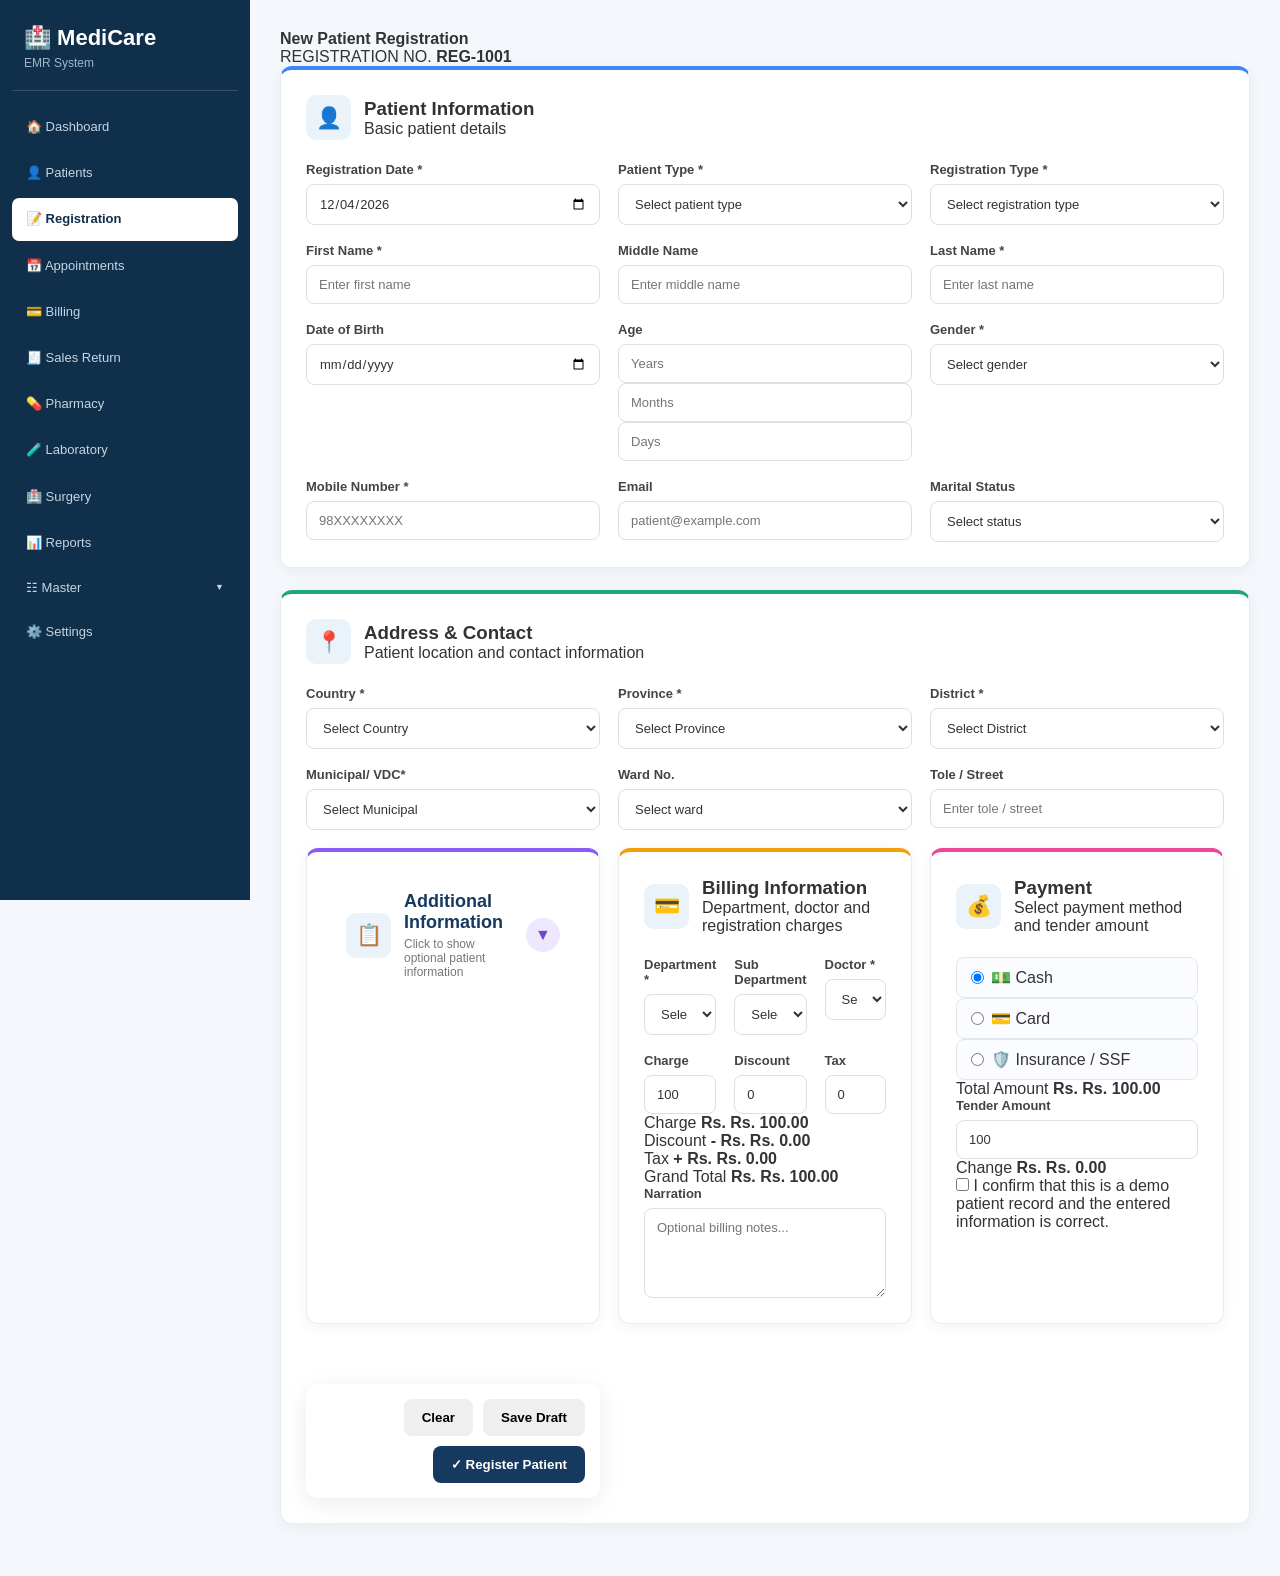
<file: registration.html>
<!DOCTYPE html>
<html lang="en">

<head>
    <meta charset="UTF-8">
    <meta name="viewport" content="width=device-width, initial-scale=1.0">

    <title>Patient Registration | MediCare EMR</title>

    <link rel="stylesheet" href="style.css">
</head>

<body>

<div class="dashboard">

    <!-- =====================================
         SIDEBAR
    ====================================== -->

    <aside class="sidebar">

        <div class="logo">
            <h2>🏥 MediCare</h2>
            <p>EMR System</p>
        </div>

        <nav>
            
            <a href="index.html">🏠 Dashboard</a>
            <a href="patient.html">👤 Patients</a>
            <a href="registration.html" class="active">📝 Registration</a>
            <a href="appointment.html">📅 Appointments</a>
            <a href="billing.html">💳 Billing</a>
            <a href="salesreturn.html">🧾 Sales Return</a>
            <a href="pharmacy.html">💊 Pharmacy</a>
            <a href="lab.html">🧪 Laboratory</a>
            <a href="surgery.html">🏥 Surgery</a>
            <a href="report.html">📊 Reports</a>
            
<!-- MASTER MENU -->
<button
    type="button"
    class="master-menu-button"
    id="masterMenuButton"
>
    <span>☷ Master</span>
    <span class="master-arrow">▼</span>
</button>

<div class="master-submenu" id="masterSubmenu">

    <!-- ADDRESS -->
    <button
        type="button"
        class="address-menu-button"
        id="addressMenuButton"
    >
        <span>○ Address</span>
        <span class="address-arrow">▼</span>
    </button>

    <div class="address-submenu" id="addressSubmenu">
        <a href="master-country.html">○ Country</a>
        <a href="master-province.html">○ Province</a>
        <a href="master-district.html">○ District</a>
        <a href="master-municipal.html">○ Municipal</a>
        <a href="master-occupation.html">○ Occupation</a>
        <a href="master-religion.html">○ Religion</a>
        <a href="master-ethnic-group.html">○ Ethnic Group</a>
        <a href="master-identity-proof-type.html">○ Identity Proof Type</a>
        <a href="master-disability.html">○ Disability</a>
    </div>

    <!-- REGISTRATION MASTER -->
    <a href="master-patient.html">○ Patient</a>
    <a href="master-department.html">○ Department / Specialty</a>
    <a href="master-doctor.html">○ Doctor</a>
    <a href="master-employee.html">○ Employee</a>
    <a href="master-appointment-schedule.html">○ Appointment Time Schedule</a>
    <a href="master-doctor-schedule.html">○ Doctor Schedule</a>
    <a href="master-doctor-day-off.html">○ Doctor's Day Off Schedule</a>
    <a href="master-donor.html">○ Donor</a>
    <a href="master-appointment-category.html">○ Appointment Category</a>
    <a href="master-registration-type.html">○ Registration Type</a>
    <a href="master-user-registration-type.html">○ User Registration Type</a>
    <a href="master-user-care-type.html">○ User Care Type Map</a>
    <a href="master-registration-time.html">○ Registration Type Available Time</a>
    <a href="master-opd-time.html">○ OPD Unit Available Time</a>
    <a href="master-sub-specialty.html">○ Sub Specialty</a>
    <a href="master-opd-unit.html">○ Opd Unit</a>
    <a href="master-opd-quota.html">○ Opd Unit Quota</a>
    <a href="master-working-shift.html">○ Working Shift</a>
    <a href="master-glossary.html">○ Master Glossary</a>
    <a href="master-advice-group.html">○ Advice Group</a>
    <a href="master-investigation.html">○ Investigation</a>
    <a href="master-emr-priority.html">○ EMR Priority</a>
    <a href="master-patient-movement-state.html">○ Patient Movement State</a>
    <a href="master-patient-movement-station.html">○ Patient Movement Station</a>
    <a href="master-station-employee.html">○ Station Employee</a>
    <a href="master-unit-station.html">○ Unit Station</a>
    <a href="master-sub-speciality-station.html">○ Sub Speciality Station</a>
    <a href="master-reg-followup-type.html">○ Reg Followup Type</a>
    <a href="master-follow-up-setup.html">○ Follow Up Setup</a>

    <!-- EMR MASTER -->
    <a href="master-finding.html">○ Finding Master</a>
    <a href="master-emr-section.html">○ Emr Section</a>
    <a href="master-emr-module.html">○ Emr Module Master</a>
    <a href="master-user-emr-module-permission.html">○ User Emr Module Permission</a>
    <a href="master-user-emr-module.html">○ User Emr Module</a>
    <a href="master-diagnosis.html">○ Diagnosis</a>
    <a href="master-medicine.html">○ Medicine</a>
    <a href="master-medicine-template-paperless.html">○ Medicine Advice Templates (For Paperless)</a>
    <a href="master-medicine-template-coding.html">○ Medicine Advice Templates (For Coding)</a>
    <a href="master-treatment-plan-therapy.html">○ Treatment Plan Therapy</a>
    <a href="master-medical-management.html">○ Medical Management</a>

    <!-- SURGERY MASTER -->
    <a href="master-discharge-print-template.html">○ Discharge Print Template</a>
    <a href="master-ward.html">○ Ward</a>
    <a href="master-bed.html">○ Bed</a>
    <a href="master-surgery.html">○ Surgery</a>
    <a href="master-surgery-technique.html">○ Surgery Technique</a>
    <a href="master-surgery-iol.html">○ Surgery IOL</a>
    <a href="master-surgery-detail-item.html">○ Surgery Detail Item</a>
    <a href="master-implant-product-group-map.html">○ Implant Product Group Map</a>
    <a href="master-surgery-technique-iol-map.html">○ Surgery Technique IOL Map</a>
    <a href="master-surgery-detail-item-map.html">○ Surgery Detail Item Map</a>

    <!-- OTHER MASTER -->
    <a href="master-patient-transfer-policy.html">○ Manage Patient Transfer Policy</a>
    <a href="master-referred-center-out.html">○ Referred Center (Out)</a>
    <a href="master-referred-out-onboarding.html">○ Referred Out Center On Boarding</a>
    <a href="master-referral-in-onboarding.html">○ Referral In Center On Boarding</a>
    <a href="master-referral-center-branch-map.html">○ Referral Center (In) Branch Map</a>
    <a href="master-procedure-note-template.html">○ Procedure Note Template</a>
    <a href="master-dashboard-widget-setting.html">○ Dashboard Widget Setting</a>
    <a href="master-telemedicine-configuration.html">○ Telemedicine Configuration</a>

</div>

            <a href="setting.html">⚙️ Settings</a>
        </nav>


    </aside>


    <!-- =====================================
         MAIN CONTENT
    ====================================== -->

    <main class="main-content">

        <section class="registration-page">


            <!-- =====================================
                 PAGE HEADER
            ====================================== -->

            <div class="registration-heading">

                <div>
                

                    <h4>New Patient Registration</h4>

                    
                </div>


                <div class="registration-number">

                    <span>REGISTRATION NO.</span>

                    <strong id="registrationNumber">
                        REG-1001
                    </strong>

                </div>

            </div>



            <!-- =====================================
                 REGISTRATION FORM
            ====================================== -->

            <form id="patientForm">


                <!-- =====================================
                     PATIENT INFORMATION
                ====================================== -->

                <div class="form-card patient-card">

                    <div class="form-card-title">

                        <div class="title-icon">
                            👤
                        </div>

                        <div>
                            <h3>Patient Information</h3>
                            <p>Basic patient details</p>
                        </div>

                    </div>


                    <div class="form-grid">


                        <!-- REGISTRATION DATE -->

                        <div class="form-group">

                            <label>
                                Registration Date *
                            </label>

                            <input
                                type="date"
                                id="registrationDate"
                                required
                            >

                        </div>


                        <!-- PATIENT TYPE -->

                        <div class="form-group">

                            <label>
                                Patient Type *
                            </label>

                            <select
                                id="patientType"
                                required
                            >

                                <option value="">
                                    Select patient type
                                </option>

                                <option>
                                    New Patient
                                </option>

                                <option>
                                    Old Patient
                                </option>

                                <option>
                                    Emergency
                                </option>

                            </select>

                        </div>


                        <!-- REGISTRATION TYPE -->

                        <div class="form-group">

                            <label>
                                Registration Type *
                            </label>

                            <select
                                id="registrationType"
                                required
                            >

                                <option value="">
                                    Select registration type
                                </option>

                                <option>OPD</option>

                                <option>
                                    Emergency
                                </option>

                                <option>
                                    Follow-up
                                </option>

                            </select>

                        </div>


                        <!-- FIRST NAME -->

                        <div class="form-group">

                            <label>
                                First Name *
                            </label>

                            <input
                                type="text"
                                id="firstName"
                                placeholder="Enter first name"
                                required
                            >

                        </div>


                        <!-- MIDDLE NAME -->

                        <div class="form-group">

                            <label>
                                Middle Name
                            </label>

                            <input
                                type="text"
                                id="middleName"
                                placeholder="Enter middle name"
                            >

                        </div>


                        <!-- LAST NAME -->

                        <div class="form-group">

                            <label>
                                Last Name *
                            </label>

                            <input
                                type="text"
                                id="lastName"
                                placeholder="Enter last name"
                                required
                            >

                        </div>


                        <!-- DATE OF BIRTH -->

                        <div class="form-group">

                            <label>
                                Date of Birth
                            </label>

                            <input
                                type="date"
                                id="dob"
                            >

                        </div>


                        <!-- AGE -->

                        <div class="form-group">

                            <label>
                                Age
                            </label>

                            <div class="age-inputs">

                                <input
                                    type="number"
                                    id="ageYears"
                                    placeholder="Years"
                                    min="0"
                                >

                                <input
                                    type="number"
                                    id="ageMonths"
                                    placeholder="Months"
                                    min="0"
                                    max="11"
                                >

                                <input
                                    type="number"
                                    id="ageDays"
                                    placeholder="Days"
                                    min="0"
                                    max="31"
                                >

                            </div>

                        </div>


                        <!-- GENDER -->

                        <div class="form-group">

                            <label>
                                Gender *
                            </label>

                            <select
                                id="gender"
                                required
                            >

                                <option value="">
                                    Select gender
                                </option>

                                <option>Female</option>
                                <option>Male</option>
                                <option>Other</option>

                                <option>
                                    Prefer not to say
                                </option>

                            </select>

                        </div>


                        <!-- MOBILE -->

                        <div class="form-group">

                            <label>
                                Mobile Number *
                            </label>

                            <input
                                type="tel"
                                id="mobile"
                                placeholder="98XXXXXXXX"
                                required
                            >

                        </div>


                        <!-- EMAIL -->

                        <div class="form-group">

                            <label>
                                Email
                            </label>

                            <input
                                type="email"
                                id="email"
                                placeholder="patient@example.com"
                            >

                        </div>


                        <!-- MARITAL STATUS -->

                        <div class="form-group">

                            <label>
                                Marital Status
                            </label>

                            <select id="maritalStatus">

                                <option value="">
                                    Select status
                                </option>

                                <option>Single</option>
                                <option>Married</option>
                                <option>Other</option>

                            </select>

                        </div>

                    </div>

                </div>


                <!-- =====================================
                     ADDRESS
                ====================================== -->

                <div class="form-card address-card">

                    <div class="form-card-title">

                        <div class="title-icon">
                            📍
                        </div>

                        <div>
                            <h3>Address & Contact</h3>

                            <p>
                                Patient location and contact information
                            </p>
                        </div>

                    </div>


                    <div class="form-grid">


                        <!-- COUNTRY -->

                        <div class="form-group">

                            <label>
                                Country *
                            </label>

                            <select
                                id="country"
                                required
                            >
                                <option>Nepal</option>
                            </select>

                        </div>


                        <!-- PROVINCE -->

                        <div class="form-group">

                            <label>
                                Province *
                            </label>

                            <select
                                id="province"
                                required
                            >

                                <option value="">
                                    Select province
                                </option>

                                <option>
                                    Koshi Province
                                </option>

                                <option>
                                    Madhesh Province
                                </option>

                                <option>
                                    Bagmati Province
                                </option>

                                <option>
                                    Gandaki Province
                                </option>

                                <option>
                                    Lumbini Province
                                </option>

                                <option>
                                    Karnali Province
                                </option>

                                <option>
                                    Sudurpashchim Province
                                </option>

                            </select>

                        </div>


                        <!-- DISTRICT -->

                        <div class="form-group">

                            <label>
                                District *
                            </label>

                            <select
                                id="district"
                                required
                            >

                                <option value="">
                                    Select district
                                </option>

                                <option>Morang</option>
                                <option>Sunsari</option>
                                <option>Jhapa</option>

                            </select>

                        </div>


                        <!-- MUNICIPALITY -->

                        <div class="form-group">

                            

                           <div class="form-group">
    <label for="municipality">Municipal/ VDC*</label>

    <select id="municipality" name="municipality">
        <option value="">Select Municipal</option>
    </select>
</div>
                            

                        </div>


                        <!-- WARD -->

                        <div class="form-group">

                            <label>
                                Ward No.
                            </label>

                            <select id="ward">

                                <option value="">
                                    Select ward
                                </option>

                                <option>1</option>
                                <option>2</option>
                                <option>3</option>
                                <option>4</option>
                                <option>5</option>
                                <option>6</option>
                                <option>7</option>
                                <option>8</option>
                                <option>9</option>
                                <option>10</option>

                            </select>

                        </div>


                        <!-- TOLE -->

                        <div class="form-group">

                            <label>
                                Tole / Street
                            </label>

                            <input
                                type="text"
                                id="tole"
                                placeholder="Enter tole / street"
                            >

                        </div>







                <!-- =====================================
                     ADDITIONAL INFORMATION
                     CLOSED BY DEFAULT
                ====================================== -->

                <details class="form-card additional-card">

                    <summary class="form-card-title additional-summary">

                        <div class="title-icon additional-icon">
                            📋
                        </div>

                        <div class="title-text">

                            <h3>
                                Additional Information
                            </h3>

                            <p>
                                Click to show optional patient information
                            </p>

                        </div>

                        <div class="summary-arrow">
                            ▼
                        </div>

                    </summary>


                    <div class="additional-content">

                        <div class="form-grid">


                            <!-- OCCUPATION -->

                            <div class="form-group">

                                <label>
                                    Occupation
                                </label>

                                <select id="occupation">

                                    <option value="">
                                        Select occupation
                                    </option>

                                    <option>Student</option>
                                    <option>Business</option>
                                    <option>Employee</option>
                                    <option>Farmer</option>
                                    <option>Retired</option>
                                    <option>Other</option>

                                </select>

                            </div>


                            <!-- RELIGION -->

                            <div class="form-group">

                                <label>
                                    Religion
                                </label>

                                <select id="religion">

                                    <option value="">
                                        Select religion
                                    </option>

                                    <option>
                                        Prefer not to say
                                    </option>

                                    <option>
                                        Other
                                    </option>

                                </select>

                            </div>


                            <!-- ETHNIC GROUP -->

                            <div class="form-group">

                                <label>
                                    Ethnic Group
                                </label>

                                <select id="ethnicGroup">

                                    <option value="">
                                        Select ethnic group
                                    </option>

                                    <option>
                                        Prefer not to say
                                    </option>

                                    <option>
                                        Other
                                    </option>

                                </select>

                            </div>


                            <!-- OLD MR -->

                            <div class="form-group">

                                <label>
                                    Old MR No.
                                </label>

                                <input
                                    type="text"
                                    id="oldMrno"
                                    placeholder="Previous record number"
                                >

                            </div>


                            <!-- OPD UNIT -->

                            <div class="form-group">

                                <label>
                                    OPD Unit
                                </label>

                                <select id="opdUnit">

                                    <option value="">
                                        Select OPD unit
                                    </option>

                                    <option>
                                        General
                                    </option>

                                    <option>
                                        Pediatric
                                    </option>

                                    <option>
                                        Eye / Ophthalmology
                                    </option>

                                </select>

                            </div>


                            <!-- SOURCE -->

                            <div class="form-group">

                                <label>
                                    How did you hear about us?
                                </label>

                                <select id="hearAbout">

                                    <option value="">
                                        Select one
                                    </option>

                                    <option>
                                        Friend / Family
                                    </option>

                                    <option>
                                        Doctor Referral
                                    </option>

                                    <option>
                                        Camp
                                    </option>

                                    <option>
                                        Social Media
                                    </option>

                                    <option>
                                        Other
                                    </option>

                                </select>

                            </div>


                            <!-- ID TYPE -->

                            <div class="form-group">

                                <label>
                                    Identity Card Type
                                </label>

                                <select id="identityType">

                                    <option value="">
                                        Select type
                                    </option>

                                    <option>
                                        Citizenship
                                    </option>

                                    <option>
                                        Passport
                                    </option>

                                    <option>
                                        National ID
                                    </option>

                                    <option>
                                        Other
                                    </option>

                                </select>

                            </div>


                            <!-- ID NUMBER -->

                            <div class="form-group">

                                <label>
                                    Identity Card Number
                                </label>

                                <input
                                    type="text"
                                    id="identityNumber"
                                    placeholder="Enter identity number"
                                >

                            </div>


                            <!-- DOCTOR CONSENT -->

                            <div class="form-group">

                                <label>
                                    Willing to go for doctor?
                                </label>

                                <select id="doctorConsent">

                                    <option value="">
                                        Select one
                                    </option>

                                    <option>Yes</option>
                                    <option>No</option>

                                </select>

                            </div>

                        </div>


                        <!-- ACCESSIBILITY -->

                        <div class="checkbox-section">

                            <label class="checkbox-title">
                                Disability / Accessibility Needs
                            </label>

                            <div class="checkbox-grid">

                                <label>
                                    <input type="checkbox">
                                    Vision impairment
                                </label>

                                <label>
                                    <input type="checkbox">
                                    Deaf / hard of hearing
                                </label>

                                <label>
                                    <input type="checkbox">
                                    Physical disability
                                </label>

                                <label>
                                    <input type="checkbox">
                                    Autism spectrum disorder
                                </label>

                                <label>
                                    <input type="checkbox">
                                    Intellectual disability
                                </label>

                                <label>
                                    <input type="checkbox">
                                    Other accessibility need
                                </label>

                            </div>

                        </div>

                    </div>

                </details>


                <!-- =====================================
                     BILLING
                ====================================== -->

                <div class="form-card billing-card">

                    <div class="form-card-title">

                        <div class="title-icon">
                            💳
                        </div>

                        <div>

                            <h3>
                                Billing Information
                            </h3>

                            <p>
                                Department, doctor and registration charges
                            </p>

                        </div>

                    </div>


                    <div class="form-grid">


                        <!-- DEPARTMENT -->

                        <div class="form-group">

                            <label>
                                Department *
                            </label>

                            <select
                                id="department"
                                required
                            >

                                <option value="">
                                    Select department
                                </option>

                                <option>
                                    General Medicine
                                </option>

                                <option>
                                    Eye / Ophthalmology
                                </option>

                                <option>
                                    Pediatrics
                                </option>

                                <option>
                                    ENT
                                </option>

                            </select>

                        </div>


                        <!-- SUB DEPARTMENT -->

                        <div class="form-group">

                            <label>
                                Sub Department
                            </label>

                            <select id="subDepartment">

                                <option value="">
                                    Select sub department
                                </option>

                                <option>
                                    General OPD
                                </option>

                                <option>
                                    Follow-up
                                </option>

                            </select>

                        </div>


                        <!-- DOCTOR -->

                        <div class="form-group">

                            <label>
                                Doctor *
                            </label>

                            <select
                                id="doctor"
                                required
                            >

                                <option value="">
                                    Select doctor
                                </option>

                                <option>
                                    Dr. Demo Sharma
                                </option>

                                <option>
                                    Dr. Demo Rai
                                </option>

                                <option>
                                    Dr. Demo Shah
                                </option>

                            </select>

                        </div>


                        <!-- CHARGE -->

                        <div class="form-group">

                            <label>
                                Charge
                            </label>

                            <input
                                type="number"
                                id="charge"
                                value="100"
                                min="0"
                            >

                        </div>


                        <!-- DISCOUNT -->

                        <div class="form-group">

                            <label>
                                Discount
                            </label>

                            <input
                                type="number"
                                id="discount"
                                value="0"
                                min="0"
                            >

                        </div>


                        <!-- TAX -->

                        <div class="form-group">

                            <label>
                                Tax
                            </label>

                            <input
                                type="number"
                                id="tax"
                                value="0"
                                min="0"
                            >

                        </div>

                    </div>


                    <!-- BILL SUMMARY -->

                    <div class="bill-summary">

                        <div>

                            <span>
                                Charge
                            </span>

                            <strong>
                                Rs.
                                <span id="chargeDisplay">
                                    100.00
                                </span>
                            </strong>

                        </div>


                        <div>

                            <span>
                                Discount
                            </span>

                            <strong>
                                - Rs.
                                <span id="discountDisplay">
                                    0.00
                                </span>
                            </strong>

                        </div>


                        <div>

                            <span>
                                Tax
                            </span>

                            <strong>
                                + Rs.
                                <span id="taxDisplay">
                                    0.00
                                </span>
                            </strong>

                        </div>


                        <div class="grand-total">

                            <span>
                                Grand Total
                            </span>

                            <strong>
                                Rs.
                                <span id="grandTotal">
                                    100.00
                                </span>
                            </strong>

                        </div>

                    </div>


                    <!-- NARRATION -->

                    <div class="form-group narration">

                        <label>
                            Narration
                        </label>

                        <textarea
                            id="narration"
                            placeholder="Optional billing notes..."
                        ></textarea>

                    </div>

                </div>


                <!-- =====================================
                     PAYMENT
                ====================================== -->

                <div class="form-card payment-card">

                    <div class="form-card-title">

                        <div class="title-icon">
                            💰
                        </div>

                        <div>

                            <h3>
                                Payment
                            </h3>

                            <p>
                                Select payment method and tender amount
                            </p>

                        </div>

                    </div>


                    <!-- PAYMENT METHODS -->

                    <div class="payment-methods">


                        <label class="payment-option">

                            <input
                                type="radio"
                                name="payment"
                                value="Cash"
                                checked
                            >

                            💵 Cash

                        </label>


                        <label class="payment-option">

                            <input
                                type="radio"
                                name="payment"
                                value="Card"
                            >

                            💳 Card

                        </label>


                        <label class="payment-option">

                            <input
                                type="radio"
                                name="payment"
                                value="Insurance"
                            >

                            🛡️ Insurance / SSF

                        </label>

                    </div>


                    <!-- PAYMENT CALCULATION -->

                    <div class="payment-calculation">

                        <div class="payment-row">

                            <span>
                                Total Amount
                            </span>

                            <strong>
                                Rs.
                                <span id="paymentTotal">
                                    100.00
                                </span>
                            </strong>

                        </div>


                        <div class="form-group">

                            <label>
                                Tender Amount
                            </label>

                            <input
                                type="number"
                                id="tenderAmount"
                                value="100"
                                min="0"
                            >

                        </div>


                        <div class="payment-row change-row">

                            <span>
                                Change
                            </span>

                            <strong>
                                Rs.
                                <span id="changeAmount">
                                    0.00
                                </span>
                            </strong>

                        </div>

                    </div>


                    <!-- CONSENT -->

                    <label class="consent-box">

                        <input
                            type="checkbox"
                            id="consent"
                            required
                        >

                        <span>
                            I confirm that this is a demo patient
                            record and the entered information is correct.
                        </span>

                    </label>

                </div>


                <!-- =====================================
                     BUTTONS
                ====================================== -->

                <div class="registration-actions">

                    <button
                        type="reset"
                        class="secondary-btn"
                    >
                        Clear
                    </button>


                    <button
                        type="button"
                        class="draft-btn"
                        id="saveDraftBtn"
                    >
                        Save Draft
                    </button>


                    <button
                        type="submit"
                        class="register-patient-btn"
                    >
                        ✓ Register Patient
                    </button>

                </div>


            </form>

        </section>

    </main>

</div>


<!-- =====================================
     SUCCESS MESSAGE
====================================== -->

<div
    id="successMessage"
    class="success-message"
>

    <div class="success-icon">
        ✓
    </div>

    <div>

        <strong>
            Patient Registered
        </strong>

        <p id="successText">
            Patient was registered successfully.
        </p>

    </div>

</div>


<script src="script.js"></script>
<div class="registration-bottom-sections">
    <!-- Your existing Additional Information section -->

    <!-- Your existing Billing Information section -->

    <!-- Your existing Payment section -->
</div>

</body>

</html>
</file>
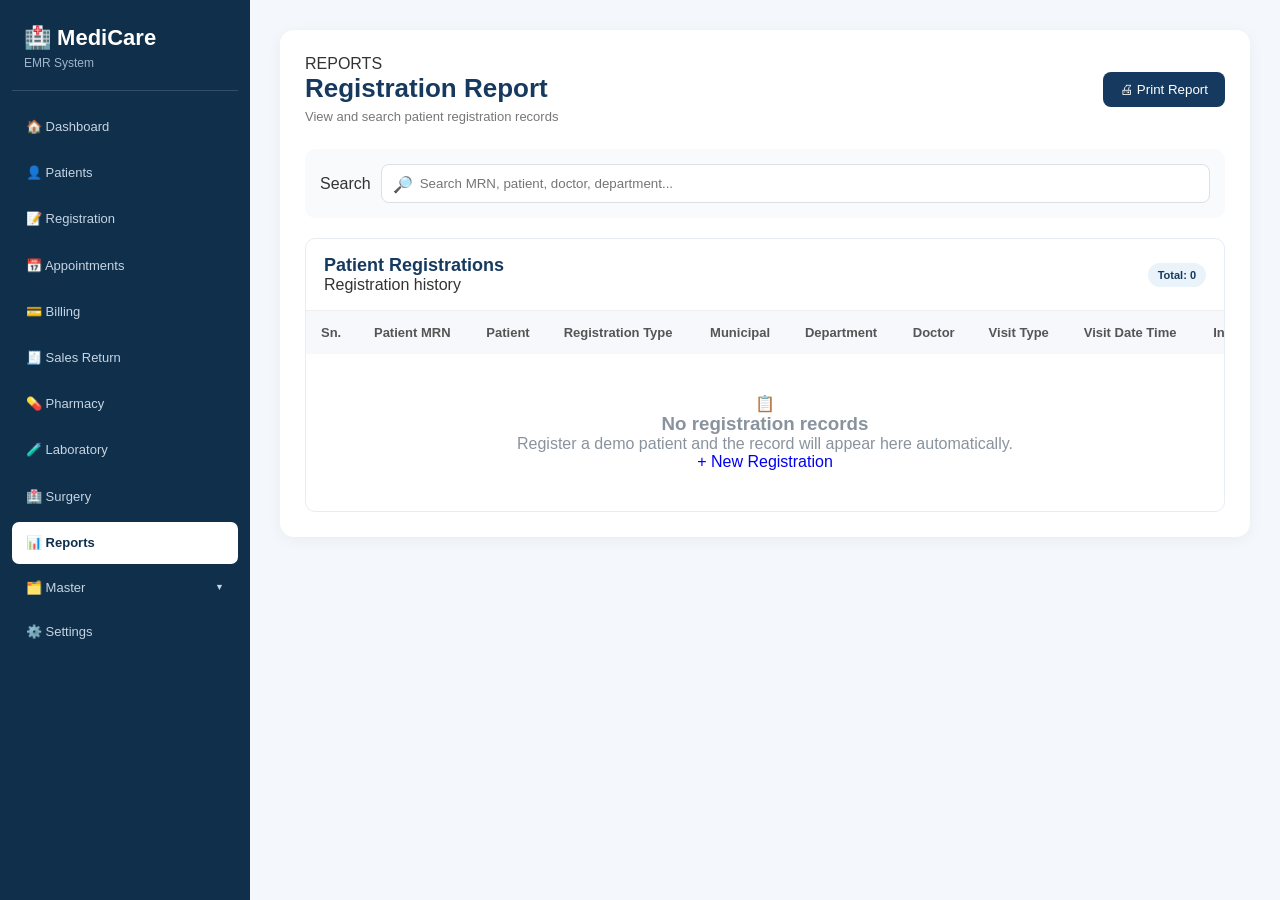
<file: report.html>
<!DOCTYPE html>
<html lang="en">

<head>
    <meta charset="UTF-8">
    <meta name="viewport" content="width=device-width, initial-scale=1.0">

    <title>Registration Report | MediCare EMR</title>

    <link rel="stylesheet" href="style.css">
</head>

<body>

<div class="dashboard">

    <!-- =====================================
         SIDEBAR
    ====================================== -->

    <aside class="sidebar">

        <div class="logo">
            <h2>🏥 MediCare</h2>
            <p>EMR System</p>
        </div>


        <nav>

            <a href="index.html">
                🏠 Dashboard
            </a>

            <a href="patient.html">
                👤 Patients
            </a>

            <a href="registration.html">
                📝 Registration
            </a>

            <a href="appointment.html">
                📅 Appointments
            </a>

            <a href="billing.html">
                💳 Billing
            </a>

            <a href="salesreturn.html">
                🧾 Sales Return
            </a>

            <a href="pharmacy.html">
                💊 Pharmacy
            </a>

            <a href="lab.html">
                🧪 Laboratory
            </a>

            <a href="surgery.html">
                🏥 Surgery
            </a>

            <a href="report.html" class="active">
                📊 Reports
            </a>


            <!-- =====================================
                 MASTER MENU
            ====================================== -->

            <button
                type="button"
                class="master-menu-button"
                id="masterMenuButton"
            >

                <span>
                    🗂️ Master
                </span>

                <span class="master-arrow">
                    ▼
                </span>

            </button>


            <!-- MASTER SUBMENU -->

            <div
                class="master-submenu"
                id="masterSubmenu"
            >

                <a href="master-address.html">
                    ○ Address
                </a>

                <a href="master-patient.html">
                    ○ Patient
                </a>

                <a href="master-department.html">
                    ○ Department / Specialty
                </a>

                <a href="master-doctor.html">
                    ○ Doctor
                </a>

                <a href="master-employee.html">
                    ○ Employee
                </a>

                <a href="master-appointment-schedule.html">
                    ○ Appointment Time Schedule
                </a>

                <a href="master-doctor-schedule.html">
                    ○ Doctor Schedule
                </a>

                <a href="master-doctor-day-off.html">
                    ○ Doctor's Day Off Schedule
                </a>

                <a href="master-donor.html">
                    ○ Donor
                </a>

                <a href="master-appointment-category.html">
                    ○ Appointment Category
                </a>

                <a href="master-registration-type.html">
                    ○ Registration Type
                </a>

                <a href="master-user-registration-type.html">
                    ○ User Registration Type
                </a>

                <a href="master-user-care-type.html">
                    ○ User Care Type Map
                </a>

                <a href="master-registration-time.html">
                    ○ Registration Type Available Time
                </a>

                <a href="master-opd-time.html">
                    ○ OPD Unit Available Time
                </a>

                <a href="master-sub-specialty.html">
                    ○ Sub Specialty
                </a>

                <a href="master-opd-unit.html">
                    ○ OPD Unit
                </a>

                <a href="master-opd-quota.html">
                    ○ OPD Unit Quota
                </a>

                <a href="master-working-shift.html">
                    ○ Working Shift
                </a>

                <a href="master-glossary.html">
                    ○ Master Glossary
                </a>

                <a href="master-advice-group.html">
                    ○ Advice Group
                </a>

                <a href="master-investigation.html">
                    ○ Investigation
                </a>

                <a href="master-emr-priority.html">
                    ○ EMR Priority
                </a>

                <a href="master-patient-movement-state.html">
                    ○ Patient Movement State
                </a>

                <a href="master-patient-movement-station.html">
                    ○ Patient Movement Station
                </a>

                <a href="master-station-employee.html">
                    ○ Station Employee
                </a>

            </div>


            <!-- SETTINGS -->

            <a href="setting.html">
                ⚙️ Settings
            </a>

        </nav>

    </aside>


    <!-- =====================================
         MAIN CONTENT
    ====================================== -->

    <main class="main-content">

        <section class="report-page">


            <!-- HEADER -->

            <div class="report-heading">

                <div>

                    <span class="page-label">
                        REPORTS
                    </span>

                    <h1>
                        Registration Report
                    </h1>

                    <p>
                        View and search patient registration records
                    </p>

                </div>


                <button
                    type="button"
                    class="print-report-btn"
                    onclick="window.print()"
                >
                    🖨 Print Report
                </button>

            </div>


            <!-- =====================================
                 SEARCH
            ====================================== -->

            <div class="report-filter-card">

                <div class="report-search">

                    <label for="registrationReportSearch">
                        Search
                    </label>


                    <div class="search-input-wrapper">

                        <span>
                            🔎
                        </span>

                        <input
                            type="text"
                            id="registrationReportSearch"
                            placeholder="Search MRN, patient, doctor, department..."
                        >

                    </div>

                </div>

            </div>


            <!-- =====================================
                 REGISTRATION TABLE
            ====================================== -->

            <div class="registration-report-card">


                <div class="report-table-heading">

                    <div>

                        <h2>
                            Patient Registrations
                        </h2>

                        <p>
                            Registration history
                        </p>

                    </div>


                    <div class="report-count">

                        Total:

                        <strong id="registrationCount">
                            0
                        </strong>

                    </div>

                </div>


                <!-- TABLE -->

                <div class="registration-report-table-wrapper">

                    <table class="registration-report-table">

                        <thead>

                            <tr>

                                <th>Sn.</th>

                                <th>
                                    Patient MRN
                                </th>

                                <th>
                                    Patient
                                </th>

                                <th>
                                    Registration Type
                                </th>

                                <th>
                                    Municipal
                                </th>

                                <th>
                                    Department
                                </th>

                                <th>
                                    Doctor
                                </th>

                                <th>
                                    Visit Type
                                </th>

                                <th>
                                    Visit Date Time
                                </th>

                                <th>
                                    Insert User
                                </th>

                                <th>
                                    Insert Time
                                </th>

                            </tr>

                        </thead>


                        <tbody id="registrationReportBody">

                            <!--
                                JavaScript will
                                automatically add
                                registrations here
                            -->

                        </tbody>

                    </table>

                </div>


                <!-- =====================================
                     EMPTY REPORT MESSAGE
                ====================================== -->

                <div
                    id="noRegistrationData"
                    class="no-report-data"
                >

                    <div class="empty-report-icon">
                        📋
                    </div>

                    <h3>
                        No registration records
                    </h3>

                    <p>
                        Register a demo patient and the
                        record will appear here automatically.
                    </p>

                    <a href="registration.html">
                        + New Registration
                    </a>

                </div>


            </div>

        </section>

    </main>

</div>


<!-- =====================================
     JAVASCRIPT
====================================== -->

<script src="script.js"></script>

</body>

</html>
</file>
<file: style.css>
/* =========================================================
   MEDICARE EMR
   COMPLETE STYLE.CSS
========================================================= */


/* =========================================================
   1. RESET
========================================================= */

* {
    margin: 0;
    padding: 0;
    box-sizing: border-box;
}

html {
    scroll-behavior: smooth;
}

body {
    font-family: Arial, Helvetica, sans-serif;
    background: #f4f7fb;
    color: #333;
    min-height: 100vh;
}

button,
input,
select,
textarea {
    font-family: inherit;
}

button {
    cursor: pointer;
}

a {
    text-decoration: none;
}


/* =========================================================
   2. MAIN LAYOUT
========================================================= */

.dashboard {
    display: flex;
    min-height: 100vh;
}


/* =========================================================
   3. SIDEBAR
========================================================= */

.sidebar {
    width: 250px;
    min-width: 250px;
    height: 100vh;

    background: #102f4b;
    color: white;

    padding: 20px 12px;

    position: sticky;
    top: 0;

    overflow-y: auto;
    overflow-x: hidden;
}


/* SIDEBAR SCROLLBAR */

.sidebar::-webkit-scrollbar {
    width: 5px;
}

.sidebar::-webkit-scrollbar-track {
    background: transparent;
}

.sidebar::-webkit-scrollbar-thumb {
    background: rgba(255, 255, 255, 0.25);
    border-radius: 20px;
}

.sidebar::-webkit-scrollbar-thumb:hover {
    background: rgba(255, 255, 255, 0.4);
}


/* =========================================================
   4. LOGO
========================================================= */

.logo {
    padding: 5px 12px 20px;
    margin-bottom: 15px;

    border-bottom: 1px solid rgba(255, 255, 255, 0.15);
}

.logo h2 {
    color: white;
    font-size: 22px;
}

.logo p {
    color: #9fb6ca;
    font-size: 12px;
    margin-top: 5px;
}


/* =========================================================
   5. NORMAL SIDEBAR LINKS
========================================================= */

.sidebar nav {
    display: block;
}

.sidebar nav > a {
    display: block;

    padding: 12px 14px;
    margin-bottom: 4px;

    border-radius: 7px;

    color: #c5d5e3;

    font-size: 13px;
    line-height: 1.4;

    transition: 0.2s ease;
}

.sidebar nav > a:hover {
    background: #1c466b;
    color: white;
}

.sidebar nav > a.active {
    background: #ffffff;
    color: #102f4b;
    font-weight: bold;
}


/* =========================================================
   6. MASTER BUTTON
========================================================= */

.master-menu-button {
    width: 100%;

    display: flex;
    justify-content: space-between;
    align-items: center;

    padding: 12px 14px;
    margin: 4px 0;

    border: none;
    border-radius: 7px;

    background: transparent;

    color: #c5d5e3;

    font-size: 13px;
    text-align: left;

    transition: 0.2s ease;
}

.master-menu-button:hover {
    background: #1c466b;
    color: white;
}

.master-menu-button.open {
    background: #1b466d;
    color: white;
}


/* =========================================================
   7. MASTER ARROW
========================================================= */

.master-arrow {
    font-size: 9px;
    transition: transform 0.25s ease;
}

.master-menu-button.open .master-arrow {
    transform: rotate(180deg);
}


/* =========================================================
   8. MASTER SUBMENU
========================================================= */

.master-submenu {
    display: none;

    margin: 2px 0 8px 0;

    padding: 0 3px 5px 12px;

    max-height: 520px;

    overflow-y: auto;
    overflow-x: hidden;
}

.master-submenu.show {
    display: block;
}


/* MASTER SCROLLBAR */

.master-submenu::-webkit-scrollbar {
    width: 4px;
}

.master-submenu::-webkit-scrollbar-track {
    background: transparent;
}

.master-submenu::-webkit-scrollbar-thumb {
    background: rgba(255, 255, 255, 0.28);
    border-radius: 20px;
}

.master-submenu::-webkit-scrollbar-thumb:hover {
    background: rgba(255, 255, 255, 0.45);
}


/* =========================================================
   9. MASTER LINKS
========================================================= */

.sidebar nav .master-submenu > a {
    display: block;

    padding: 8px 8px 8px 12px;
    margin: 1px 0;

    border-radius: 4px;

    color: #93aec3;

    font-size: 11.5px;
    line-height: 1.35;

    transition: 0.2s ease;
}

.sidebar nav .master-submenu > a:hover {
    background: rgba(255, 255, 255, 0.08);
    color: white;
}

.sidebar nav .master-submenu > a.active {
    background: rgba(255, 255, 255, 0.12);
    color: white;
}


/* =========================================================
   10. ADDRESS BUTTON
========================================================= */

.address-menu-button {
    width: 100%;

    display: flex;
    justify-content: space-between;
    align-items: center;

    padding: 8px 8px 8px 12px;
    margin: 1px 0;

    border: none;
    border-radius: 4px;

    background: transparent;

    color: #93aec3;

    font-size: 11.5px;
    text-align: left;

    transition: 0.2s ease;
}

.address-menu-button:hover {
    background: rgba(255, 255, 255, 0.08);
    color: white;
}

.address-menu-button.open {
    background: rgba(255, 255, 255, 0.07);
    color: white;
}


/* =========================================================
   11. ADDRESS ARROW
========================================================= */

.address-arrow {
    font-size: 8px;
    transition: transform 0.25s ease;
}

.address-menu-button.open .address-arrow {
    transform: rotate(180deg);
}


/* =========================================================
   12. ADDRESS SUBMENU
========================================================= */

.address-submenu {
    display: none;

    padding: 2px 0 4px 14px;
}

.address-submenu.show {
    display: block;
}

.sidebar nav .address-submenu a {
    display: block;

    padding: 7px 8px 7px 14px;
    margin: 1px 0;

    color: #7f9db5;

    font-size: 11px;
    line-height: 1.3;

    border-radius: 4px;

    transition: 0.2s ease;
}

.sidebar nav .address-submenu a:hover {
    background: rgba(255, 255, 255, 0.08);
    color: white;
}

.sidebar nav .address-submenu a.active {
    background: rgba(255, 255, 255, 0.12);
    color: white;
}


/* =========================================================
   13. MAIN CONTENT
========================================================= */

.main-content {
    flex: 1;
    min-width: 0;

    padding: 30px;

    background: #f4f7fb;
}


/* =========================================================
   14. TOP BAR
========================================================= */

.topbar {
    display: flex;
    justify-content: space-between;
    align-items: center;

    gap: 20px;

    margin-bottom: 30px;
}

.topbar h1 {
    color: #163a5f;
    font-size: 28px;
}

.topbar p {
    margin-top: 5px;

    color: #777;

    font-size: 14px;
}


/* =========================================================
   15. ADMIN
========================================================= */

.admin {
    display: flex;
    align-items: center;

    gap: 12px;

    padding: 10px 15px;

    background: white;

    border-radius: 10px;

    box-shadow: 0 2px 10px rgba(0, 0, 0, 0.06);
}

.admin > span {
    width: 40px;
    height: 40px;

    display: flex;
    justify-content: center;
    align-items: center;

    background: #eaf2fa;

    border-radius: 50%;

    font-size: 19px;
}

.admin strong {
    color: #163a5f;
    font-size: 14px;
}

.admin p {
    margin-top: 2px;

    color: #777;

    font-size: 11px;
}


/* =========================================================
   16. DASHBOARD CARDS
========================================================= */

.cards {
    display: grid;

    grid-template-columns: repeat(4, 1fr);

    gap: 20px;

    margin-bottom: 30px;
}

.card {
    display: flex;
    align-items: center;

    gap: 18px;

    padding: 22px;

    background: white;

    border-radius: 12px;

    box-shadow: 0 3px 15px rgba(0, 0, 0, 0.06);

    transition: 0.25s ease;
}

.card:hover {
    transform: translateY(-4px);

    box-shadow: 0 7px 20px rgba(0, 0, 0, 0.1);
}

.card-icon {
    width: 55px;
    height: 55px;

    min-width: 55px;

    display: flex;
    justify-content: center;
    align-items: center;

    background: #eaf2fa;

    border-radius: 10px;

    font-size: 25px;
}

.card p {
    margin-bottom: 7px;

    color: #777;

    font-size: 13px;
}

.card h2 {
    color: #163a5f;

    font-size: 23px;
}


/* =========================================================
   17. WHITE CONTENT CARD
========================================================= */

.appointments {
    padding: 25px;

    background: white;

    border-radius: 12px;

    box-shadow: 0 3px 15px rgba(0, 0, 0, 0.06);
}


/* =========================================================
   18. SECTION HEADER
========================================================= */

.section-header {
    display: flex;
    justify-content: space-between;
    align-items: center;

    gap: 20px;

    margin-bottom: 20px;
}

.section-header h2 {
    color: #163a5f;

    font-size: 20px;
}

.section-header p {
    margin-top: 5px;

    color: #777;

    font-size: 13px;
}


/* =========================================================
   19. QUICK ACTIONS
========================================================= */

.dashboard-quick-actions {
    display: grid;

    grid-template-columns: repeat(4, 1fr);

    gap: 15px;
}

.dashboard-action {
    display: flex;
    align-items: center;

    gap: 13px;

    padding: 16px;

    background: #fafcff;

    border: 1px solid #e5ebf0;
    border-radius: 10px;

    color: #333;

    transition: 0.25s ease;
}

.dashboard-action:hover {
    transform: translateY(-2px);

    background: #f3f8fd;

    border-color: #bfd2e3;
}

.dashboard-action > span {
    width: 42px;
    height: 42px;

    min-width: 42px;

    display: flex;
    justify-content: center;
    align-items: center;

    background: #eaf2fa;

    border-radius: 9px;

    font-size: 20px;
}

.dashboard-action strong {
    display: block;

    margin-bottom: 4px;

    color: #163a5f;

    font-size: 13px;
}

.dashboard-action p {
    color: #777;

    font-size: 11px;
}

.view-report-link {
    color: #286aa5;

    font-size: 13px;
    font-weight: bold;
}

.view-report-link:hover {
    text-decoration: underline;
}


/* =========================================================
   20. TABLES
========================================================= */

.table-container {
    width: 100%;
    overflow-x: auto;
}

table {
    width: 100%;

    border-collapse: collapse;
}

th {
    padding: 14px 15px;

    background: #f6f8fb;

    color: #555;

    font-size: 13px;
    text-align: left;

    white-space: nowrap;
}

td {
    padding: 15px;

    border-bottom: 1px solid #eee;

    color: #444;

    font-size: 13px;
}

tbody tr:hover {
    background: #fafcff;
}


/* =========================================================
   21. STATUS
========================================================= */

.status {
    display: inline-block;

    padding: 6px 10px;

    border-radius: 20px;

    font-size: 11px;
    font-weight: bold;
}

.waiting {
    background: #fff3cd;
    color: #856404;
}

.completed {
    background: #d4edda;
    color: #155724;
}

.progress {
    background: #d6eaff;
    color: #155fa0;
}


/* =========================================================
   22. FORMS
========================================================= */

.form-card {
    padding: 25px;
    margin-bottom: 22px;

    background: white;

    border: 1px solid #e7edf3;
    border-radius: 12px;

    box-shadow: 0 3px 15px rgba(0, 0, 0, 0.05);
}

.patient-card {
    border-top: 4px solid #4285f4;
}

.address-card {
    border-top: 4px solid #20a779;
}

.additional-card {
    border-top: 4px solid #8b5cf6;
}

.billing-card {
    border-top: 4px solid #f59e0b;
}

.payment-card {
    border-top: 4px solid #ec4899;
}


/* =========================================================
   23. FORM TITLES
========================================================= */

.form-card-title {
    display: flex;
    align-items: center;

    gap: 13px;

    margin-bottom: 22px;
}

.title-icon {
    width: 45px;
    height: 45px;

    min-width: 45px;

    display: flex;
    justify-content: center;
    align-items: center;

    background: #eaf2fa;

    border-radius: 10px;

    font-size: 21px;
}

.title-text {
    flex: 1;
}

.title-text h3 {
    color: #163a5f;

    font-size: 18px;
}

.title-text p {
    margin-top: 4px;

    color: #777;

    font-size: 12px;
}


/* =========================================================
   24. FORM GRID
========================================================= */

.form-grid {
    display: grid;

    grid-template-columns: repeat(3, 1fr);

    gap: 18px;
}

.form-group {
    display: flex;
    flex-direction: column;
}

.form-group.full-width {
    grid-column: 1 / -1;
}

.form-group label {
    margin-bottom: 7px;

    color: #444;

    font-size: 13px;
    font-weight: bold;
}

.form-group input,
.form-group select,
.form-group textarea {
    width: 100%;

    padding: 11px 12px;

    background: white;

    border: 1px solid #d9e1e8;
    border-radius: 8px;

    color: #333;

    font-size: 13px;

    outline: none;

    transition: 0.2s ease;
}

.form-group textarea {
    min-height: 90px;

    resize: vertical;
}

.form-group input:focus,
.form-group select:focus,
.form-group textarea:focus {
    border-color: #286aa5;

    box-shadow: 0 0 0 3px rgba(40, 106, 165, 0.1);
}


/* =========================================================
   25. ADDITIONAL INFORMATION
========================================================= */

.additional-summary {
    padding: 14px;

    cursor: pointer;

    list-style: none;

    border-radius: 8px;
}

.additional-summary::-webkit-details-marker {
    display: none;
}

.additional-summary:hover {
    background: #f7f3ff;
}

.summary-arrow {
    margin-left: auto;

    width: 34px;
    height: 34px;

    display: flex;
    justify-content: center;
    align-items: center;

    background: #eee7ff;

    border-radius: 50%;

    color: #7047c7;

    transition: 0.25s ease;
}

.additional-card[open] .summary-arrow {
    transform: rotate(180deg);
}

.additional-content {
    padding: 22px 14px 10px;
    margin-top: 5px;

    border-top: 1px solid #eeeaf7;
}


/* =========================================================
   26. PAYMENT
========================================================= */

.payment-options {
    display: flex;
    flex-wrap: wrap;

    gap: 15px;

    margin-top: 10px;
}

.payment-option {
    display: flex;
    align-items: center;

    gap: 7px;

    padding: 10px 14px;

    background: #fafcff;

    border: 1px solid #e2e7ec;
    border-radius: 8px;
}


/* =========================================================
   27. BILLING SUMMARY
========================================================= */

.billing-summary {
    padding: 18px;
    margin-top: 20px;

    background: #f8fafc;

    border-radius: 10px;
}

.billing-summary-row {
    display: flex;
    justify-content: space-between;

    gap: 20px;

    padding: 8px 0;

    font-size: 13px;
}

.billing-summary-row.total {
    padding-top: 13px;
    margin-top: 7px;

    border-top: 1px solid #dfe5ea;

    color: #163a5f;

    font-size: 16px;
    font-weight: bold;
}


/* =========================================================
   28. FORM ACTION BUTTONS
========================================================= */

.registration-actions {
    position: static !important;

    display: flex;
    justify-content: flex-end;
    flex-wrap: wrap;

    gap: 10px;

    padding: 15px;
    margin-top: 20px;

    background: white;

    border-radius: 12px;

    box-shadow: 0 5px 25px rgba(0, 0, 0, 0.08);
}

.registration-actions button {
    padding: 11px 18px;

    border: none;
    border-radius: 8px;

    font-weight: bold;
}

.clear-btn {
    background: #edf1f5;
    color: #444;
}

.save-draft-btn {
    background: #fff3dc;
    color: #946200;
}

.register-patient-btn {
    background: #163a5f;
    color: white;
}

.register-patient-btn:hover {
    background: #244f7c;
}


/* =========================================================
   29. SUCCESS MESSAGE
========================================================= */

.success-message {
    display: none;

    padding: 15px;
    margin-bottom: 20px;

    background: #dff7ec;

    border: 1px solid #bcebd8;
    border-radius: 10px;

    color: #176b4d;
}


/* =========================================================
   30. REPORT PAGE
========================================================= */

.report-page {
    padding: 25px;

    background: white;

    border-radius: 14px;

    box-shadow: 0 3px 15px rgba(0, 0, 0, 0.05);
}

.report-heading {
    display: flex;
    justify-content: space-between;
    align-items: center;

    gap: 20px;

    margin-bottom: 25px;
}

.report-heading h1 {
    color: #163a5f;

    font-size: 26px;
}

.report-heading p {
    margin-top: 5px;

    color: #777;

    font-size: 13px;
}

.print-report-btn {
    padding: 10px 17px;

    background: #163a5f;

    border: none;
    border-radius: 8px;

    color: white;
}

.print-report-btn:hover {
    background: #244f7c;
}


/* =========================================================
   31. REPORT SEARCH
========================================================= */

.report-filter-card {
    padding: 15px;
    margin-bottom: 20px;

    background: #f8fafc;

    border-radius: 10px;
}

.report-search {
    display: flex;
    align-items: center;

    gap: 10px;
}

.search-input-wrapper {
    position: relative;

    width: 100%;
}

.search-input-wrapper input {
    width: 100%;

    padding: 11px 12px 11px 38px;

    border: 1px solid #d9e1e8;
    border-radius: 8px;

    outline: none;
}

.search-input-wrapper span {
    position: absolute;

    left: 12px;
    top: 50%;

    transform: translateY(-50%);
}


/* =========================================================
   32. REPORT TABLE
========================================================= */

.registration-report-card {
    overflow: hidden;

    border: 1px solid #e7edf3;
    border-radius: 10px;
}

.report-table-heading {
    display: flex;
    justify-content: space-between;
    align-items: center;

    padding: 16px 18px;

    border-bottom: 1px solid #eee;
}

.report-table-heading h2 {
    color: #163a5f;

    font-size: 18px;
}

.report-count {
    padding: 6px 10px;

    background: #eaf2fa;

    border-radius: 20px;

    color: #163a5f;

    font-size: 11px;
    font-weight: bold;
}

.registration-report-table-wrapper {
    overflow-x: auto;
}

.registration-report-table {
    min-width: 1100px;
}

.no-report-data {
    padding: 40px;

    color: #89939e;

    text-align: center;
}


/* =========================================================
   33. MASTER PAGE HEADER
========================================================= */

.master-page-header {
    margin-bottom: 25px;
}

.master-page-header h1 {
    color: #163a5f;

    font-size: 27px;
}

.master-page-header p {
    margin-top: 6px;

    color: #777;

    font-size: 13px;
}


/* =========================================================
   34. MASTER PAGE FORM
========================================================= */

.master-form-card {
    padding: 25px;
    margin-bottom: 25px;

    background: white;

    border-top: 4px solid #286aa5;
    border-radius: 12px;

    box-shadow: 0 3px 15px rgba(0, 0, 0, 0.06);
}

.master-form-card h2 {
    margin-bottom: 5px;

    color: #163a5f;

    font-size: 19px;
}

.master-form-card > p {
    margin-bottom: 20px;

    color: #777;

    font-size: 12px;
}

.master-form-grid {
    display: grid;

    grid-template-columns: repeat(3, 1fr);

    gap: 18px;
}

.master-form-group {
    display: flex;
    flex-direction: column;
}

.master-form-group label {
    margin-bottom: 7px;

    color: #444;

    font-size: 13px;
    font-weight: bold;
}

.master-form-group input,
.master-form-group select,
.master-form-group textarea {
    width: 100%;

    padding: 11px 12px;

    background: white;

    border: 1px solid #d9e1e8;
    border-radius: 8px;

    outline: none;
}

.master-form-group input:focus,
.master-form-group select:focus,
.master-form-group textarea:focus {
    border-color: #286aa5;

    box-shadow: 0 0 0 3px rgba(40, 106, 165, 0.1);
}


/* =========================================================
   35. MASTER BUTTONS
========================================================= */

.master-actions {
    display: flex;
    justify-content: flex-end;

    gap: 10px;

    margin-top: 22px;
}

.master-btn {
    padding: 10px 18px;

    border: none;
    border-radius: 8px;

    font-size: 13px;
    font-weight: bold;
}

.master-clear-btn {
    background: #edf1f5;
    color: #444;
}

.master-save-btn {
    background: #163a5f;
    color: white;
}

.master-save-btn:hover {
    background: #244f7c;
}


/* =========================================================
   36. MASTER LIST
========================================================= */

.master-list-card {
    overflow: hidden;

    background: white;

    border-radius: 12px;

    box-shadow: 0 3px 15px rgba(0, 0, 0, 0.06);
}

.master-list-header {
    display: flex;
    justify-content: space-between;
    align-items: center;

    gap: 20px;

    padding: 20px;

    border-bottom: 1px solid #eee;
}

.master-list-header h2 {
    color: #163a5f;

    font-size: 18px;
}

.master-list-header p {
    margin-top: 4px;

    color: #777;

    font-size: 12px;
}

.master-search {
    position: relative;
}

.master-search input {
    width: 260px;

    padding: 10px 12px 10px 36px;

    border: 1px solid #d9e1e8;
    border-radius: 8px;

    outline: none;
}

.master-search span {
    position: absolute;

    left: 11px;
    top: 50%;

    transform: translateY(-50%);
}


/* =========================================================
   37. MASTER TABLE
========================================================= */

.master-table-wrapper {
    overflow-x: auto;
}

.master-table {
    width: 100%;

    border-collapse: collapse;
}

.master-table th {
    padding: 14px;

    background: #f6f8fb;

    color: #555;

    font-size: 12px;

    white-space: nowrap;
}

.master-table td {
    padding: 14px;

    border-bottom: 1px solid #eee;

    font-size: 12px;
}


/* =========================================================
   38. ACTIVE / INACTIVE
========================================================= */

.active-badge {
    display: inline-block;

    padding: 5px 9px;

    background: #dff7ec;

    border-radius: 15px;

    color: #176b4d;

    font-size: 11px;
    font-weight: bold;
}

.inactive-badge {
    display: inline-block;

    padding: 5px 9px;

    background: #fbe7e7;

    border-radius: 15px;

    color: #a12a2a;

    font-size: 11px;
    font-weight: bold;
}


/* =========================================================
   39. EDIT / DELETE
========================================================= */

.edit-btn,
.delete-btn {
    padding: 7px 10px;

    border: none;
    border-radius: 6px;

    font-size: 11px;
}

.edit-btn {
    background: #e5f0ff;
    color: #155fa0;
}

.delete-btn {
    background: #ffe7e7;
    color: #b42318;
}


/* =========================================================
   40. RESPONSIVE TABLET
========================================================= */

@media (max-width: 1100px) {

    .cards {
        grid-template-columns: repeat(2, 1fr);
    }

    .dashboard-quick-actions {
        grid-template-columns: repeat(2, 1fr);
    }

    .form-grid,
    .master-form-grid {
        grid-template-columns: repeat(2, 1fr);
    }

}


/* =========================================================
   41. RESPONSIVE MOBILE
========================================================= */

@media (max-width: 700px) {

    .dashboard {
        display: block;
    }

    .sidebar {
        position: relative;

        width: 100%;
        min-width: 100%;

        height: auto;
        min-height: auto;
    }

    .sidebar nav {
        display: block;
    }

    .master-submenu {
        max-height: 420px;
    }

    .main-content {
        padding: 18px;
    }

    .topbar {
        align-items: flex-start;
    }

    .admin {
        display: none;
    }

    .cards {
        grid-template-columns: 1fr;
    }

    .dashboard-quick-actions {
        grid-template-columns: 1fr;
    }

    .form-grid,
    .master-form-grid {
        grid-template-columns: 1fr;
    }

    .section-header,
    .report-heading,
    .master-list-header {
        flex-direction: column;
        align-items: stretch;
    }

    .master-search input {
        width: 100%;
    }

}


/* =========================================================
   42. SMALL MOBILE
========================================================= */

@media (max-width: 450px) {

    .main-content {
        padding: 14px;
    }

    .form-card,
    .appointments,
    .report-page,
    .master-form-card {
        padding: 17px;
    }

    .topbar h1,
    .master-page-header h1 {
        font-size: 23px;
    }

}


/* =========================================================
   43. PRINT
========================================================= */

@media print {

    .sidebar,
    .topbar,
    .report-filter-card,
    .print-report-btn {
        display: none !important;
    }

    body {
        background: white;
    }

    .dashboard {
        display: block;
    }

    .main-content {
        padding: 0;
    }

    .report-page {
        padding: 0;

        box-shadow: none;
    }

}
/* Collapsed Additional Information */
.additional-info-card:has(.additional-info-content:not(.show)) {
    align-self: start;
}

/* =========================================
   REGISTRATION - VERTICAL SECTION LAYOUT
========================================= */

.registration-bottom-sections {
    display: flex !important;
    flex-direction: column !important;
    gap: 20px;
    width: 100%;
    align-items: stretch;
}

/* Each section uses the full available width */
.registration-bottom-sections > * {
    width: 100% !important;
    max-width: 100% !important;
    min-height: 0 !important;
    height: auto !important;
    flex: none !important;
    box-sizing: border-box;
}

/* Keep form fields responsive */
@media (max-width: 768px) {
    .registration-bottom-sections {
        gap: 15px;
    }
}
</file>
